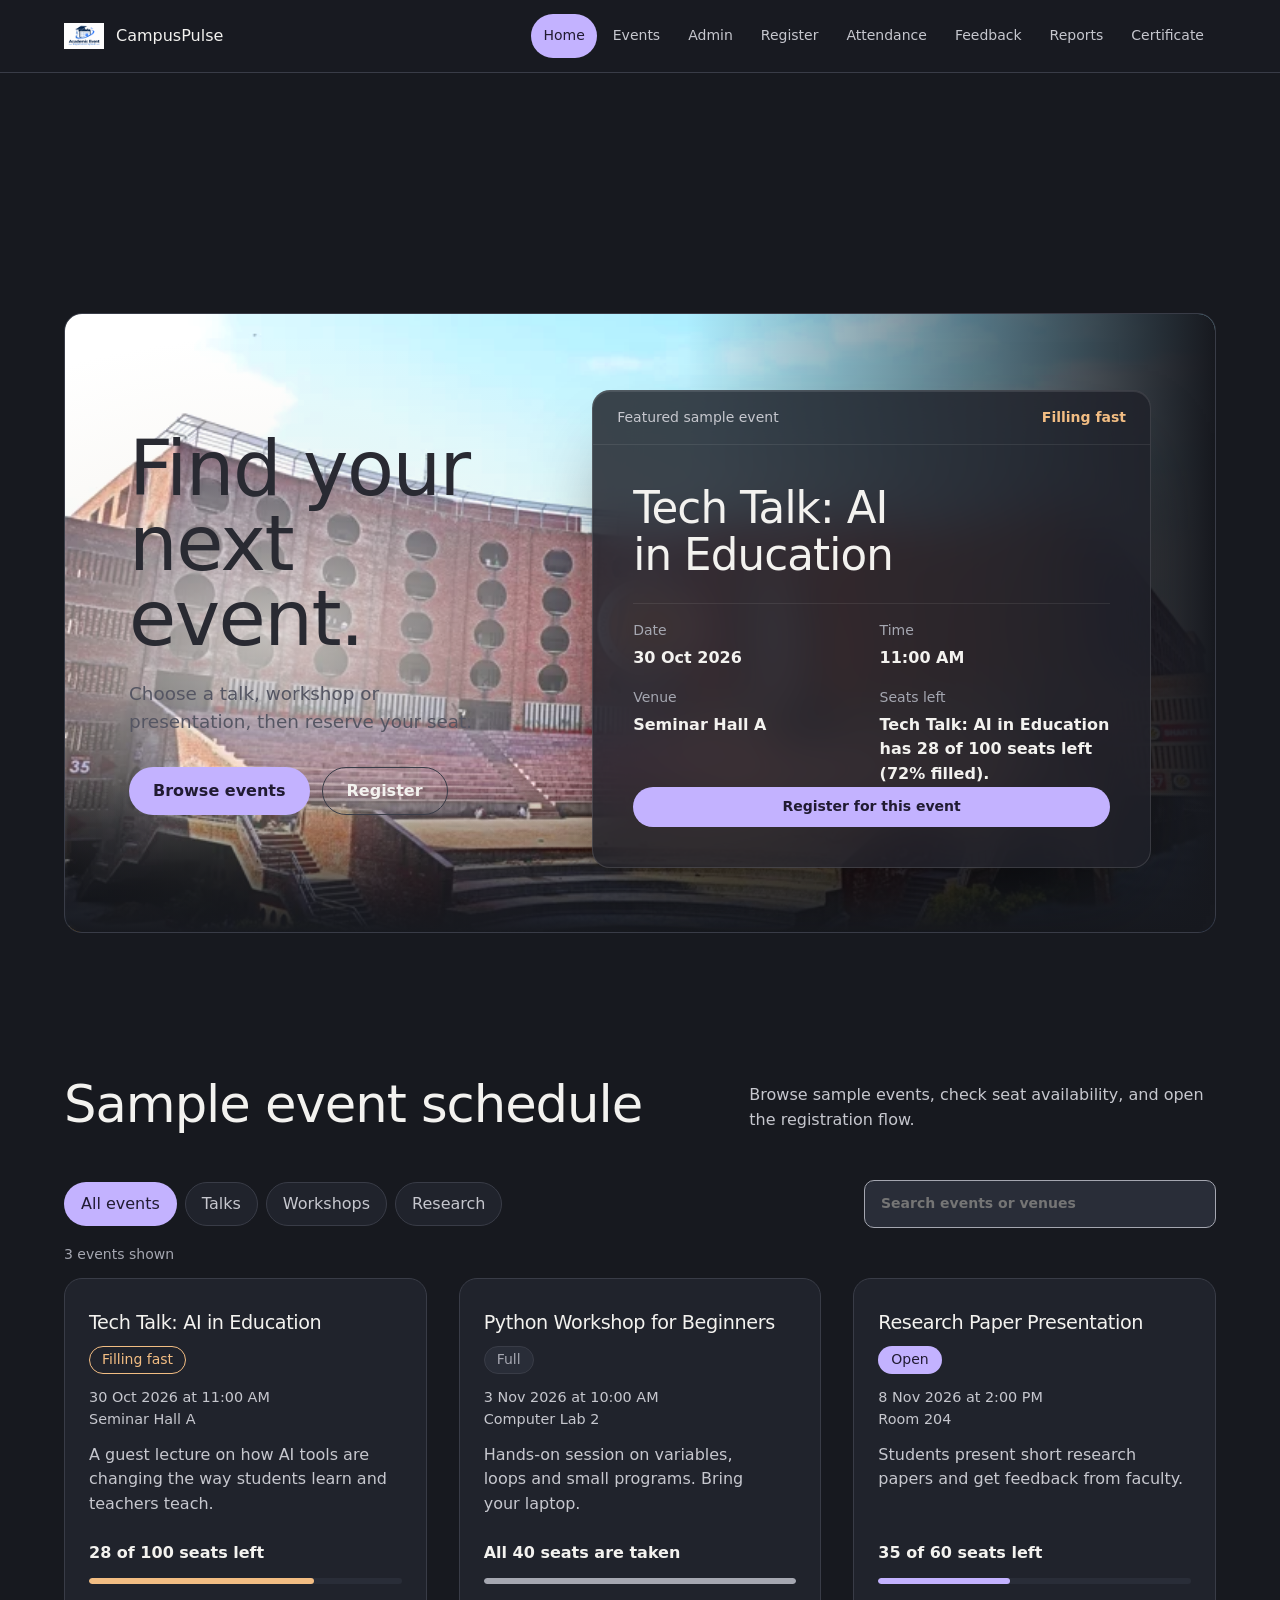
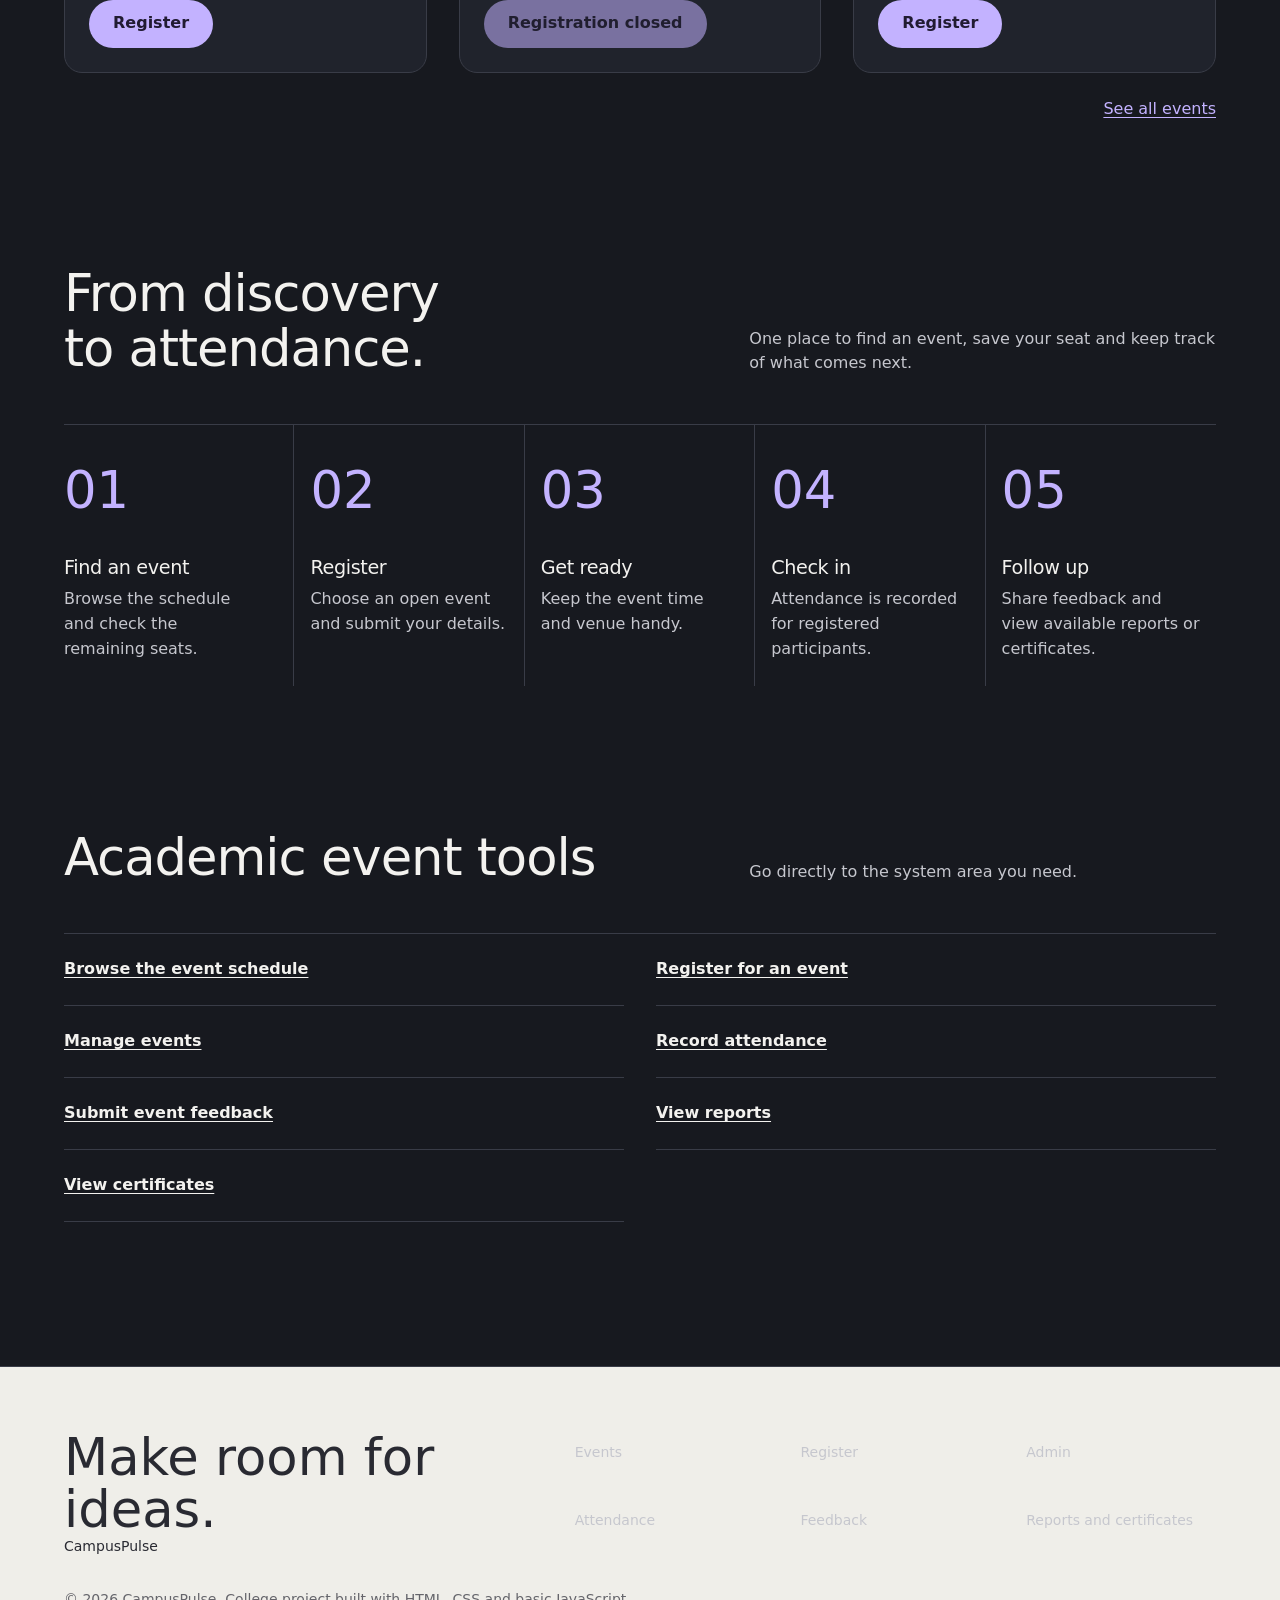
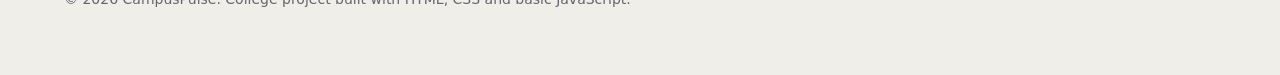
<file: index.html>
﻿<!DOCTYPE html>
<html lang="en">
<head>
  <meta charset="UTF-8">
  <meta name="viewport" content="width=device-width, initial-scale=1">
  <meta name="theme-color" content="#11131a">
  <meta name="description" content="Discover academic talks, workshops and presentations. Browse events and reserve your seat.">
  <title>CampusPulse</title>
  <link rel="stylesheet" href="assets/css/style.css">
</head>
<body>
  <a class="skip-link" href="#main">Skip to main content</a>

  <header class="site-header">
    <div class="container header-inner">
      <a class="brand" href="index.html">
        <img src="assets/images/logoo.png" width="70" height="40" alt="">
        <span>CampusPulse</span>
      </a>
      <nav aria-label="Main menu">
        <ul>
          <li><a href="index.html" aria-current="page">Home</a></li>
          <li><a href="events.html">Events</a></li>
          <li><a href="admin.html">Admin</a></li>
          <li><a href="register.html">Register</a></li>
          <li><a href="attendance.html">Attendance</a></li>
          <li><a href="feedback.html">Feedback</a></li>
          <li><a href="reports.html">Reports</a></li>
          <li><a href="certificate.html">Certificate</a></li>
        </ul>
      </nav>
    </div>
  </header>

  <main id="main" class="container">
    <section class="hero" aria-labelledby="hero-title">
      <figure class="hero-photo" data-slot="hero" data-alt="A fog-filled valley at dusk">
        <img src="assets/images/lpu-jalandhar-360559.webp" srcset="assets/images/lpu-jalandhar-360559.webp" sizes="100vw" width="1920" height="1254" alt="Sea of fog filling a valley below dark hills at sunset" fetchpriority="high">
      </figure>
      <div class="hero-copy">
        <h1 id="hero-title">Find your next event.</h1>
        <p class="lead">Choose a talk, workshop or presentation, then reserve your seat.</p>
        <div class="actions">
          <a class="btn" href="events.html">Browse events</a>
          <a class="btn btn-ghost" href="register.html">Register</a>
        </div>
      </div>

      <aside class="event-stage" aria-label="Featured sample event">
        <div class="event-stage-head">
          <span>Featured sample event</span>
          <strong>Filling fast</strong>
        </div>
        <div class="event-stage-body">
          <h2>Tech Talk: AI in Education</h2>
          <dl>
            <div>
              <dt>Date</dt>
              <dd><time datetime="2026-10-30">30 Oct 2026</time></dd>
            </div>
            <div>
              <dt>Time</dt>
              <dd>11:00 AM</dd>
            </div>
            <div>
              <dt>Venue</dt>
              <dd>Seminar Hall A</dd>
            </div>
            <div>
              <dt>Seats left</dt>
              <dd id="snapshot"></dd>
            </div>
          </dl>
          <a class="btn btn-small" href="register.html">Register for this event</a>
        </div>
      </aside>
    </section>

    <section id="upcoming" data-event-browser aria-labelledby="upcoming-title">
      <div class="section-head">
        <h2 id="upcoming-title">Sample event schedule</h2>
        <p>Browse sample events, check seat availability, and open the registration flow.</p>
      </div>
      <div class="event-tools">
        <div class="event-filters" role="group" aria-label="Filter events by type">
          <button class="event-filter is-selected" type="button" data-event-filter="all" aria-pressed="true">All events</button>
          <button class="event-filter" type="button" data-event-filter="talk" aria-pressed="false">Talks</button>
          <button class="event-filter" type="button" data-event-filter="workshop" aria-pressed="false">Workshops</button>
          <button class="event-filter" type="button" data-event-filter="research" aria-pressed="false">Research</button>
        </div>
        <label class="event-search">
          <span class="visually-hidden">Search event titles, details, or venues</span>
          <input id="event-search" type="search" autocomplete="off" placeholder="Search events or venues" aria-controls="event-grid">
        </label>
      </div>
      <p class="event-results" id="event-results" role="status" aria-live="polite"></p>
      <div class="card-grid" id="event-grid">
        <article class="card" data-event-type="talk">
          <h3>Tech Talk: AI in Education</h3>
          <span class="badge badge-few">Filling fast</span>
          <p class="meta"><time datetime="2026-10-30T11:00">30 Oct 2026 at 11:00 AM</time><br>Seminar Hall A</p>
          <p>A guest lecture on how AI tools are changing the way students learn and teachers teach.</p>
          <p class="seats">28 of 100 seats left</p>
          <div class="bar" data-level="fast" role="img" aria-label="72 percent of seats filled"><span style="width:72%"></span></div>
          <a class="btn" href="register.html">Register</a>
        </article>
        <article class="card" data-event-type="workshop">
          <h3>Python Workshop for Beginners</h3>
          <span class="badge badge-full">Full</span>
          <p class="meta"><time datetime="2026-11-03T10:00">3 Nov 2026 at 10:00 AM</time><br>Computer Lab 2</p>
          <p>Hands-on session on variables, loops and small programs. Bring your laptop.</p>
          <p class="seats">All 40 seats are taken</p>
          <div class="bar" data-level="full" role="img" aria-label="100 percent of seats filled"><span style="width:100%"></span></div>
          <button class="btn" type="button" disabled>Registration closed</button>
        </article>
        <article class="card" data-event-type="research">
          <h3>Research Paper Presentation</h3>
          <span class="badge badge-open">Open</span>
          <p class="meta"><time datetime="2026-11-08T14:00">8 Nov 2026 at 2:00 PM</time><br>Room 204</p>
          <p>Students present short research papers and get feedback from faculty.</p>
          <p class="seats">35 of 60 seats left</p>
          <div class="bar" data-level="ok" role="img" aria-label="42 percent of seats filled"><span style="width:42%"></span></div>
          <a class="btn" href="register.html">Register</a>
        </article>
      </div>
      <p class="event-empty" id="event-empty" hidden>No events match that search. Try another topic or keyword.</p>
      <p class="more"><a href="events.html">See all events</a></p>
    </section>

    <section id="how" aria-labelledby="how-title">
      <div class="section-head">
        <h2 id="how-title">From discovery to attendance.</h2>
        <p>One place to find an event, save your seat and keep track of what comes next.</p>
      </div>
      <ol class="steps">
        <li><h3>Find an event</h3><p>Browse the schedule and check the remaining seats.</p></li>
        <li><h3>Register</h3><p>Choose an open event and submit your details.</p></li>
        <li><h3>Get ready</h3><p>Keep the event time and venue handy.</p></li>
        <li><h3>Check in</h3><p>Attendance is recorded for registered participants.</p></li>
        <li><h3>Follow up</h3><p>Share feedback and view available reports or certificates.</p></li>
      </ol>
    </section>

    <section id="links" aria-labelledby="links-title">
      <div class="section-head">
        <h2 id="links-title">Academic event tools</h2>
        <p>Go directly to the system area you need.</p>
      </div>
      <ul class="link-list">
        <li><a href="events.html">Browse the event schedule</a></li>
        <li><a href="register.html">Register for an event</a></li>
        <li><a href="admin.html">Manage events</a></li>
        <li><a href="attendance.html">Record attendance</a></li>
        <li><a href="feedback.html">Submit event feedback</a></li>
        <li><a href="reports.html">View reports</a></li>
        <li><a href="certificate.html">View certificates</a></li>
      </ul>
    </section>
  </main>

  <footer class="site-footer">
    <div class="container footer-inner">
      <div>
        <strong>Make room for ideas.</strong>
        <p>CampusPulse</p>
      </div>
      <nav class="footer-links" aria-label="Footer">
        <a href="events.html">Events</a>
        <a href="register.html">Register</a>
        <a href="admin.html">Admin</a>
        <a href="attendance.html">Attendance</a>
        <a href="feedback.html">Feedback</a>
        <a href="reports.html">Reports and certificates</a>
      </nav>
      <p class="footer-colophon">&copy; 2026 CampusPulse. College project built with HTML, CSS and basic JavaScript.</p>
    </div>
  </footer>

  <script>
    const eventName = "Tech Talk: AI in Education";
    const seatLimit = 100;
    const registered = 72;
    const registrationOpen = true;
    const seatsLeft = seatLimit - registered;
    const percentFilled = (registered / seatLimit) * 100;

    document.getElementById("snapshot").textContent =
      eventName + " has " + seatsLeft + " of " + seatLimit + " seats left (" + percentFilled + "% filled).";
  </script>
  <script src="assets/js/event-filters.js" defer></script>
</body>
</html>
</file>
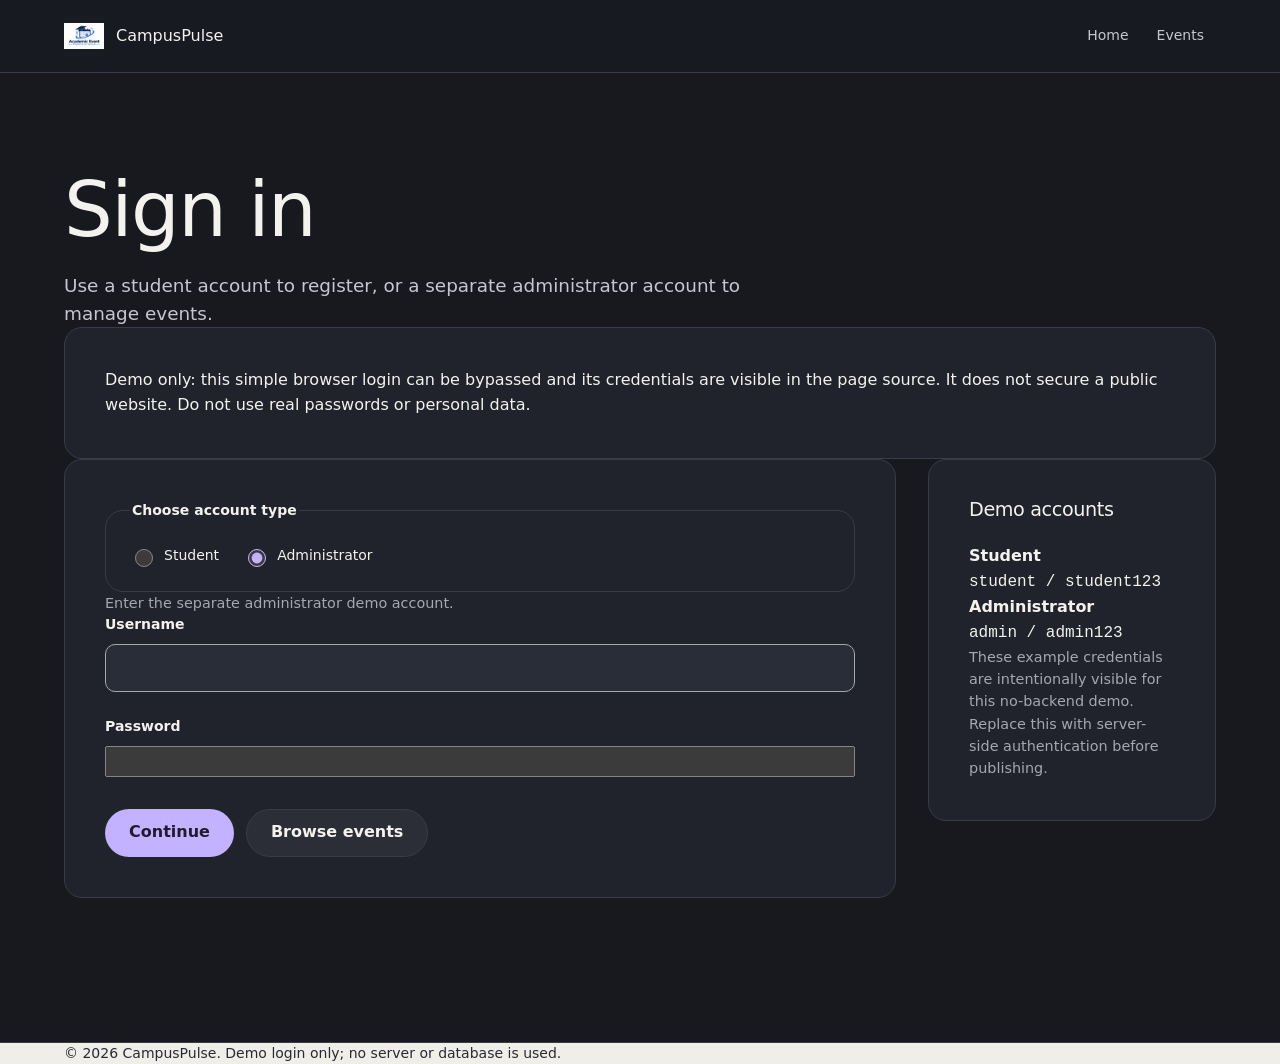
<file: admin.html>
﻿<!DOCTYPE html>
<html lang="en">
<head>
  <meta charset="UTF-8">
  <meta name="viewport" content="width=device-width, initial-scale=1.0">
  <title>Admin | CampusPulse</title>
  <meta name="description" content="Create, edit and delete published academic events.">
  <script src="assets/js/auth-guard.js" data-required-role="admin"></script>
  <link rel="stylesheet" href="assets/css/style.css">
</head>
<body>
  <a class="skip-link" href="#main">Skip to main content</a>

  <header class="site-header">
    <div class="container header-inner">
      <a class="brand" href="index.html">
        <img src="assets/images/logoo.png" width="40" height="40" alt="Event system logo">
        <span>CampusPulse</span>
      </a>
      <nav aria-label="Main menu">
        <ul>
          <li><a href="index.html">Home</a></li>
          <li><a href="events.html">Events</a></li>
          <li><a href="admin.html" aria-current="page">Admin</a></li>
          <li><a href="register.html">Register</a></li>
          <li><a href="attendance.html">Attendance</a></li>
          <li><a href="feedback.html">Feedback</a></li>
          <li><a href="reports.html">Reports</a></li>
          <li><a href="certificate.html">Certificate</a></li>
        </ul>
      </nav>
    </div>
  </header>

  <main id="main" class="container">
    <h1>Admin: Manage Events</h1>
    <p class="lead">Create a new event, edit an existing one or delete it. Fields marked with * are required.</p>
    <p class="note" role="note">Demo login only. This browser-only gate is not real security; do not use real credentials or private data. <a href="login.html?role=admin&amp;logout=1">Sign out</a></p>

    <section class="panel" id="event-form" aria-labelledby="form-title">
      <h2 id="form-title">Create / Edit event</h2>
      <form action="thanks.html" method="get">
        <div class="form-grid">
          <div class="field wide">
            <label class="required" for="title">Event title</label>
            <input type="text" id="title" name="title" placeholder="e.g. Tech Talk: AI in Education" required minlength="5" maxlength="80">
          </div>
          <div class="field">
            <label class="required" for="date">Date</label>
            <input type="date" id="date" name="date" required>
          </div>
          <div class="field">
            <label class="required" for="time">Time</label>
            <input type="time" id="time" name="time" required>
          </div>
          <div class="field">
            <label class="required" for="venue">Venue</label>
            <input type="text" id="venue" name="venue" placeholder="e.g. Seminar Hall A" required>
          </div>
          <div class="field">
            <label class="required" for="limit">Seat limit (registration limit)</label>
            <input type="number" id="limit" name="limit" min="1" max="500" value="50" required>
          </div>
          <div class="field">
            <label for="category">Category</label>
            <select id="category" name="category">
              <option>Seminar</option>
              <option>Workshop</option>
              <option>Guest Lecture</option>
              <option>Competition</option>
            </select>
          </div>
          <fieldset class="field">
            <legend>Attendance method</legend>
            <div class="choices">
              <div class="choice"><input type="radio" id="m-qr" name="method" value="qr" checked><label for="m-qr">QR</label></div>
              <div class="choice"><input type="radio" id="m-manual" name="method" value="manual"><label for="m-manual">Manual</label></div>
              <div class="choice"><input type="radio" id="m-both" name="method" value="both"><label for="m-both">Both</label></div>
            </div>
          </fieldset>
          <div class="field wide">
            <label for="description">Description</label>
            <textarea id="description" name="description" rows="3" maxlength="200" placeholder="Write 1-2 lines about the event"></textarea>
          </div>
        </div>
        <div class="actions">
          <button class="btn" type="submit">Save event</button>
          <button class="btn btn-ghost" type="reset">Clear form</button>
        </div>
      </form>
    </section>

    <section id="event-list" aria-labelledby="list-title">
      <h2 id="list-title">Published events</h2>
      <div class="table-wrap">
        <table>
          <caption>Events with registrations against the seat limit</caption>
          <thead>
            <tr>
              <th scope="col">#</th>
              <th scope="col">Event</th>
              <th scope="col">Date</th>
              <th scope="col">Venue</th>
              <th scope="col" class="num">Registered</th>
              <th scope="col">Status</th>
              <th scope="col">Actions</th>
            </tr>
          </thead>
          <tbody>
          <tr>
            <th scope="row">1</th>
            <td>Tech Talk: AI in Education</td>
            <td><time datetime="2026-10-30">30 Oct 2026</time></td>
            <td>Seminar Hall A</td>
            <td class="num">72 / 100</td>
            <td><span class="badge badge-open">Open</span></td>
            <td class="actions">
              <a class="btn btn-small btn-ghost" href="#event-form">Edit</a>
              <a class="btn btn-small btn-danger" href="#delete-1">Delete</a>
            </td>
          </tr>
          <tr>
            <th scope="row">2</th>
            <td>Python Workshop for Beginners</td>
            <td><time datetime="2026-11-03">3 Nov 2026</time></td>
            <td>Computer Lab 2</td>
            <td class="num">40 / 40</td>
            <td><span class="badge badge-full">Full</span></td>
            <td class="actions">
              <a class="btn btn-small btn-ghost" href="#event-form">Edit</a>
              <a class="btn btn-small btn-danger" href="#delete-2">Delete</a>
            </td>
          </tr>
          <tr>
            <th scope="row">3</th>
            <td>Research Paper Presentation</td>
            <td><time datetime="2026-11-08">8 Nov 2026</time></td>
            <td>Room 204</td>
            <td class="num">25 / 60</td>
            <td><span class="badge badge-open">Open</span></td>
            <td class="actions">
              <a class="btn btn-small btn-ghost" href="#event-form">Edit</a>
              <a class="btn btn-small btn-danger" href="#delete-3">Delete</a>
            </td>
          </tr>
          <tr>
            <th scope="row">4</th>
            <td>Career Guidance Seminar</td>
            <td><time datetime="2026-11-15">15 Nov 2026</time></td>
            <td>Main Auditorium</td>
            <td class="num">120 / 200</td>
            <td><span class="badge badge-open">Open</span></td>
            <td class="actions">
              <a class="btn btn-small btn-ghost" href="#event-form">Edit</a>
              <a class="btn btn-small btn-danger" href="#delete-4">Delete</a>
            </td>
          </tr>
          </tbody>
        </table>
      </div>
      <div class="confirm" id="delete-1" role="group" aria-label="Confirm delete">
        <p>Delete <strong>Tech Talk: AI in Education</strong>? Registered students will be notified.</p>
        <a class="btn btn-danger" href="thanks.html">Yes, delete</a>
        <a class="btn btn-ghost" href="#event-list">Cancel</a>
      </div>
      <div class="confirm" id="delete-2" role="group" aria-label="Confirm delete">
        <p>Delete <strong>Python Workshop for Beginners</strong>? Registered students will be notified.</p>
        <a class="btn btn-danger" href="thanks.html">Yes, delete</a>
        <a class="btn btn-ghost" href="#event-list">Cancel</a>
      </div>
      <div class="confirm" id="delete-3" role="group" aria-label="Confirm delete">
        <p>Delete <strong>Research Paper Presentation</strong>? Registered students will be notified.</p>
        <a class="btn btn-danger" href="thanks.html">Yes, delete</a>
        <a class="btn btn-ghost" href="#event-list">Cancel</a>
      </div>
      <div class="confirm" id="delete-4" role="group" aria-label="Confirm delete">
        <p>Delete <strong>Career Guidance Seminar</strong>? Registered students will be notified.</p>
        <a class="btn btn-danger" href="thanks.html">Yes, delete</a>
        <a class="btn btn-ghost" href="#event-list">Cancel</a>
      </div>
    </section>
  </main>

  <footer class="site-footer">
    <div class="container">
      <p>&copy; 2026 CampusPulse. College project built with HTML, CSS and basic JavaScript. All data shown is sample data.</p>
    </div>
  </footer>
</body>
</html>
</file>
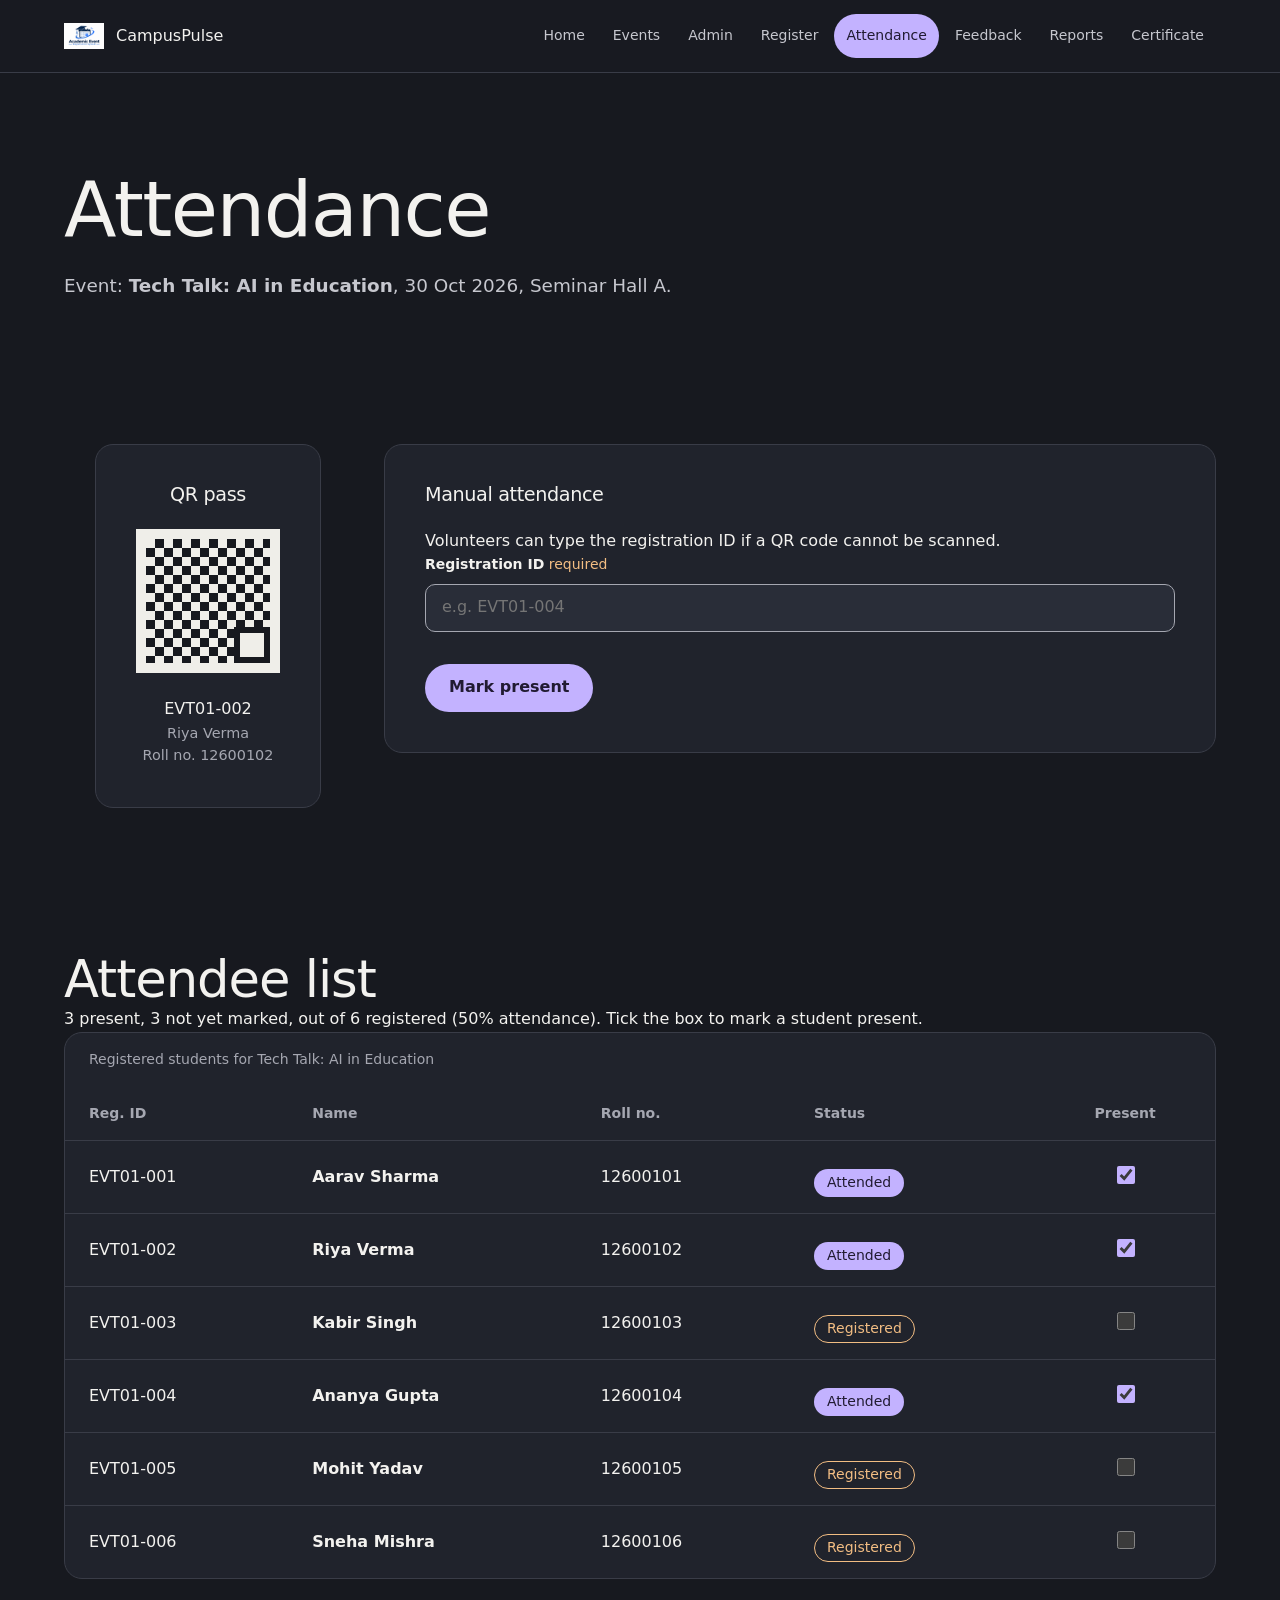
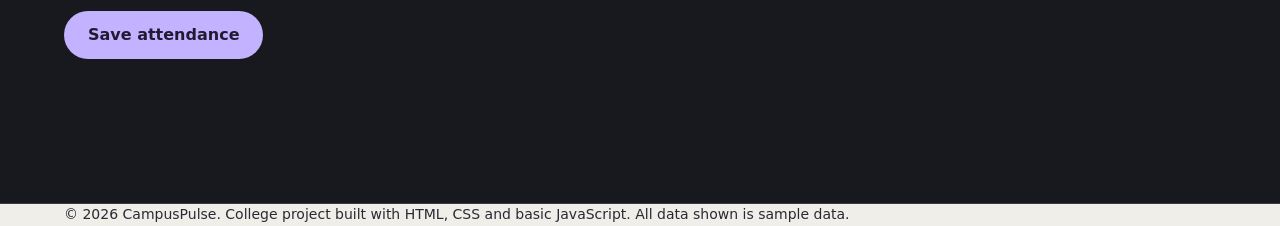
<file: attendance.html>
﻿<!DOCTYPE html>
<html lang="en">
<head>
  <meta charset="UTF-8">
  <meta name="viewport" content="width=device-width, initial-scale=1.0">
  <title>Attendance | CampusPulse</title>
  <meta name="description" content="View and mark attendance for academic events.">
  <link rel="stylesheet" href="assets/css/style.css">
</head>
<body>
  <a class="skip-link" href="#main">Skip to main content</a>

  <header class="site-header">
    <div class="container header-inner">
      <a class="brand" href="index.html">
        <img src="assets/images/logoo.png" width="40" height="40" alt="Event system logo">
        <span>CampusPulse</span>
      </a>
      <nav aria-label="Main menu">
        <ul>
          <li><a href="index.html">Home</a></li>
          <li><a href="events.html">Events</a></li>
          <li><a href="admin.html">Admin</a></li>
          <li><a href="register.html">Register</a></li>
          <li><a href="attendance.html" aria-current="page">Attendance</a></li>
          <li><a href="feedback.html">Feedback</a></li>
          <li><a href="reports.html">Reports</a></li>
          <li><a href="certificate.html">Certificate</a></li>
        </ul>
      </nav>
    </div>
  </header>

  <main id="main" class="container">
    <h1>Attendance</h1>
    <p class="lead">Event: <strong>Tech Talk: AI in Education</strong>, <time datetime="2026-10-30">30 Oct 2026</time>, Seminar Hall A.</p>

    <div class="two-col">
      <section class="panel qr-panel" aria-labelledby="pass-title">
        <h2 id="pass-title">QR pass</h2>
        <div class="qr" role="img" aria-label="QR-style pass for registration ID EVT01-002"><span class="finder-bl"></span></div>
        <p class="reg-id">EVT01-002</p>
        <p class="small-text">Riya Verma<br>Roll no. 12600102</p>
      </section>

      <section class="panel" aria-labelledby="manual-title">
        <h2 id="manual-title">Manual attendance</h2>
        <p>Volunteers can type the registration ID if a QR code cannot be scanned.</p>
        <form action="thanks.html" method="get">
          <div class="field">
            <label class="required" for="reg-id">Registration ID</label>
            <input type="text" id="reg-id" name="reg_id" placeholder="e.g. EVT01-004" required pattern="EVT[0-9]{2}-[0-9]{3}" title="Format: EVT01-004">
          </div>
          <div class="actions">
            <button class="btn" type="submit">Mark present</button>
          </div>
        </form>
      </section>
    </div>

    <section aria-labelledby="list-title">
      <h2 id="list-title">Attendee list</h2>
      <p id="count-line">3 present, 3 not yet marked, out of 6 registered (50% attendance). Tick the box to mark a student present.</p>
      <form action="thanks.html" method="get">
        <div class="table-wrap">
          <table>
            <caption>Registered students for Tech Talk: AI in Education</caption>
            <thead>
              <tr>
                <th scope="col">Reg. ID</th>
                <th scope="col">Name</th>
                <th scope="col">Roll no.</th>
                <th scope="col">Status</th>
                <th scope="col" class="center">Present</th>
              </tr>
            </thead>
            <tbody>
            <tr>
              <td class="mono">EVT01-001</td>
              <th scope="row">Aarav Sharma</th>
              <td>12600101</td>
              <td><span class="badge badge-attended">Attended</span></td>
              <td class="center"><input type="checkbox" id="p1" name="present" value="EVT01-001" aria-label="Mark Aarav Sharma present" checked></td>
            </tr>
            <tr>
              <td class="mono">EVT01-002</td>
              <th scope="row">Riya Verma</th>
              <td>12600102</td>
              <td><span class="badge badge-attended">Attended</span></td>
              <td class="center"><input type="checkbox" id="p2" name="present" value="EVT01-002" aria-label="Mark Riya Verma present" checked></td>
            </tr>
            <tr>
              <td class="mono">EVT01-003</td>
              <th scope="row">Kabir Singh</th>
              <td>12600103</td>
              <td><span class="badge badge-registered">Registered</span></td>
              <td class="center"><input type="checkbox" id="p3" name="present" value="EVT01-003" aria-label="Mark Kabir Singh present"></td>
            </tr>
            <tr>
              <td class="mono">EVT01-004</td>
              <th scope="row">Ananya Gupta</th>
              <td>12600104</td>
              <td><span class="badge badge-attended">Attended</span></td>
              <td class="center"><input type="checkbox" id="p4" name="present" value="EVT01-004" aria-label="Mark Ananya Gupta present" checked></td>
            </tr>
            <tr>
              <td class="mono">EVT01-005</td>
              <th scope="row">Mohit Yadav</th>
              <td>12600105</td>
              <td><span class="badge badge-registered">Registered</span></td>
              <td class="center"><input type="checkbox" id="p5" name="present" value="EVT01-005" aria-label="Mark Mohit Yadav present"></td>
            </tr>
            <tr>
              <td class="mono">EVT01-006</td>
              <th scope="row">Sneha Mishra</th>
              <td>12600106</td>
              <td><span class="badge badge-registered">Registered</span></td>
              <td class="center"><input type="checkbox" id="p6" name="present" value="EVT01-006" aria-label="Mark Sneha Mishra present"></td>
            </tr>
            </tbody>
          </table>
        </div>
        <div class="actions">
          <button class="btn" type="submit">Save attendance</button>
        </div>
      </form>
    </section>
  </main>

  <footer class="site-footer">
    <div class="container">
      <p>&copy; 2026 CampusPulse. College project built with HTML, CSS and basic JavaScript. All data shown is sample data.</p>
    </div>
  </footer>
  <script>
    // Unit IV: constants, variables and numbers
    const totalRegistered = 6;   // number
    const present = 3;           // number
    const absent = totalRegistered - present;  // number
    const attendanceRate = (present / totalRegistered) * 100;

    document.getElementById("count-line").textContent =
      present + " present, " + absent + " not yet marked, out of " + totalRegistered +
      " registered (" + attendanceRate + "% attendance). Tick the box to mark a student present.";
  </script>
</body>
</html>
</file>
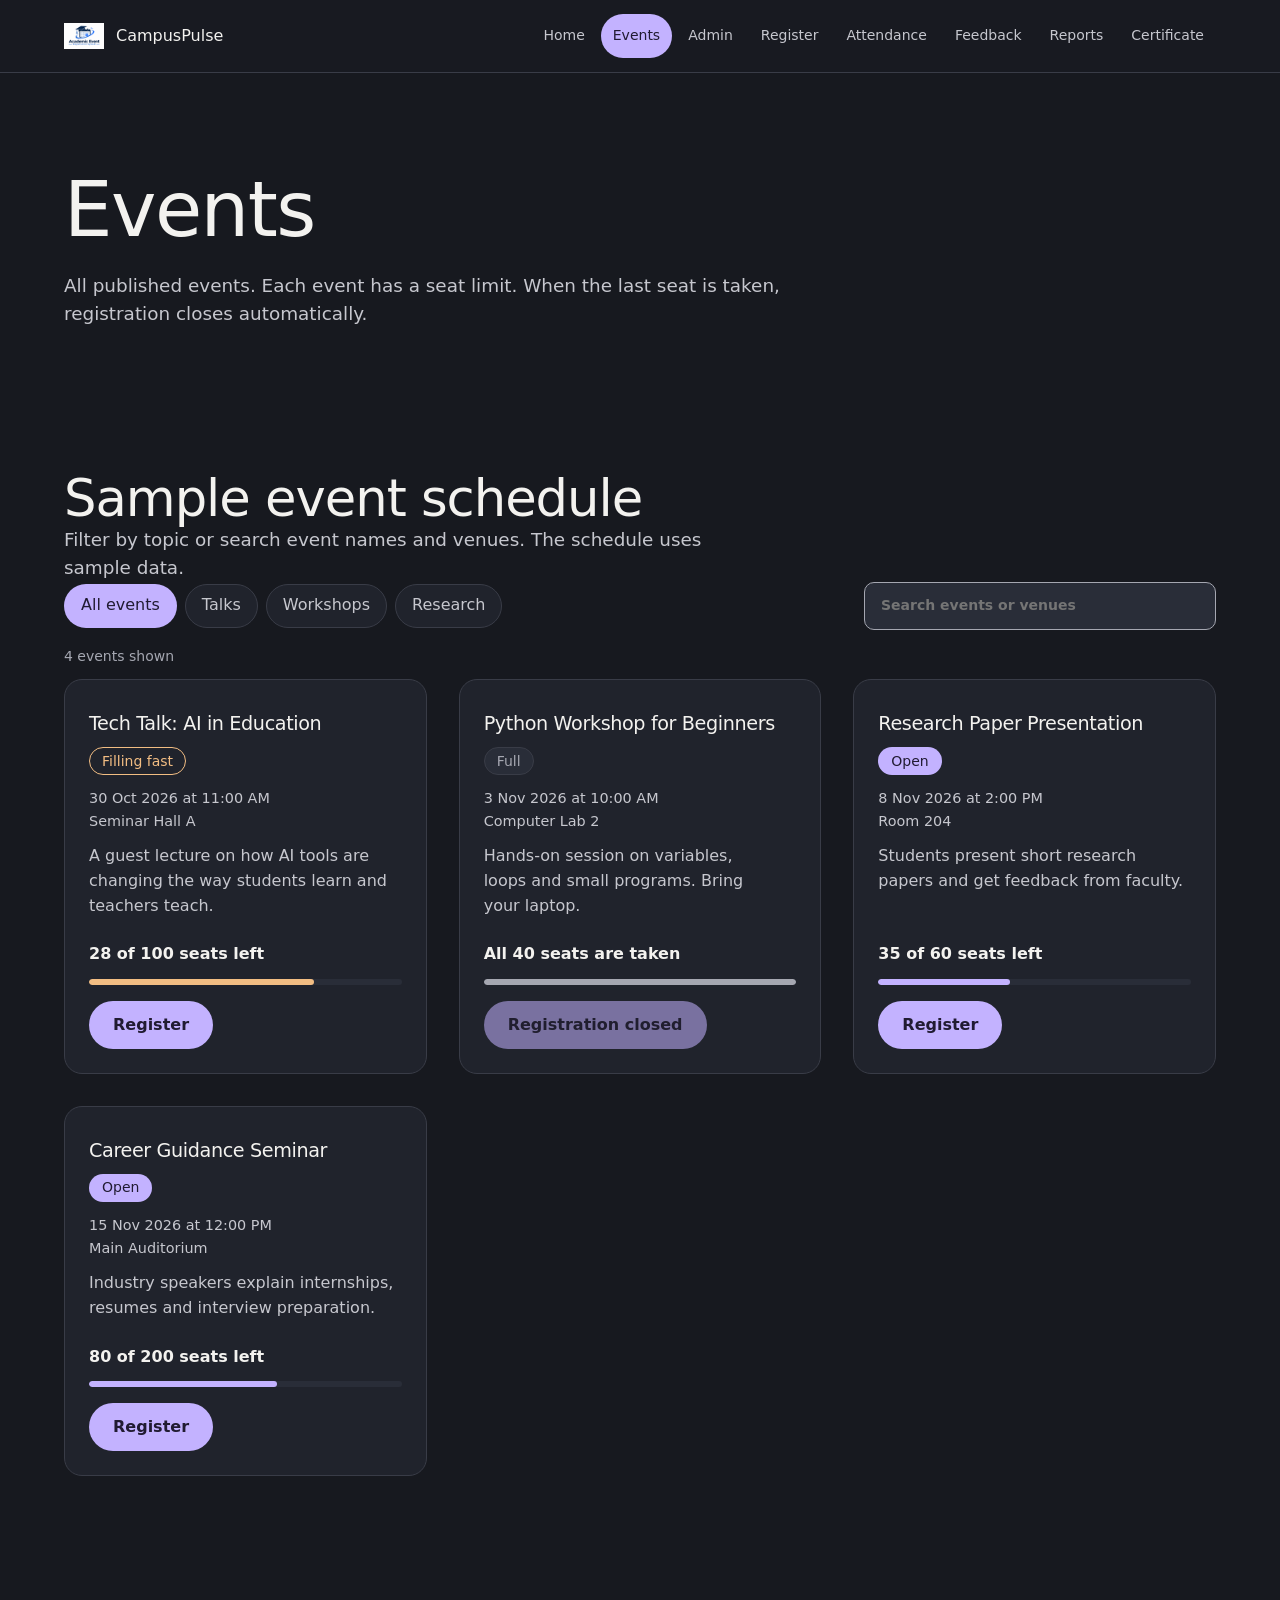
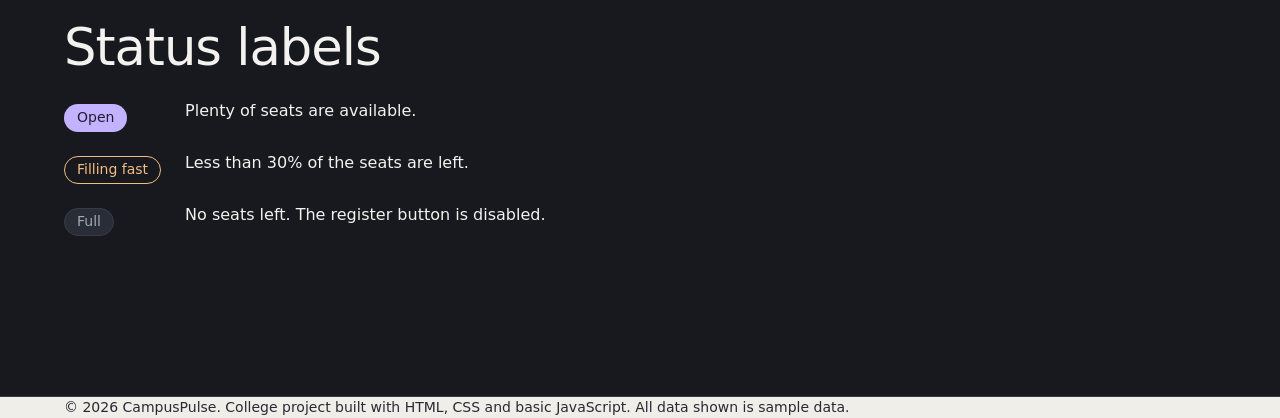
<file: events.html>
﻿<!DOCTYPE html>
<html lang="en">
<head>
  <meta charset="UTF-8">
  <meta name="viewport" content="width=device-width, initial-scale=1.0">
  <title>Events | CampusPulse</title>
  <meta name="description" content="Browse academic events and available seats.">
  <link rel="stylesheet" href="assets/css/style.css">
</head>
<body>
  <a class="skip-link" href="#main">Skip to main content</a>

  <header class="site-header">
    <div class="container header-inner">
      <a class="brand" href="index.html">
        <img src="assets/images/logoo.png" width="40" height="40" alt="Event system logo">
        <span>CampusPulse</span>
      </a>
      <nav aria-label="Main menu">
        <ul>
          <li><a href="index.html">Home</a></li>
          <li><a href="events.html" aria-current="page">Events</a></li>
          <li><a href="admin.html">Admin</a></li>
          <li><a href="register.html">Register</a></li>
          <li><a href="attendance.html">Attendance</a></li>
          <li><a href="feedback.html">Feedback</a></li>
          <li><a href="reports.html">Reports</a></li>
          <li><a href="certificate.html">Certificate</a></li>
        </ul>
      </nav>
    </div>
  </header>

  <main id="main" class="container">
    <h1>Events</h1>
    <p class="lead">All published events. Each event has a seat limit. When the last seat is taken, registration closes automatically.</p>

    <section data-event-browser aria-labelledby="list">
      <h2 id="list">Sample event schedule</h2>
      <p class="lead">Filter by topic or search event names and venues. The schedule uses sample data.</p>
      <div class="event-tools">
        <div class="event-filters" role="group" aria-label="Filter events by type">
          <button class="event-filter is-selected" type="button" data-event-filter="all" aria-pressed="true">All events</button>
          <button class="event-filter" type="button" data-event-filter="talk" aria-pressed="false">Talks</button>
          <button class="event-filter" type="button" data-event-filter="workshop" aria-pressed="false">Workshops</button>
          <button class="event-filter" type="button" data-event-filter="research" aria-pressed="false">Research</button>
        </div>
        <label class="event-search">
          <span class="visually-hidden">Search event titles, details, or venues</span>
          <input id="event-search" type="search" autocomplete="off" placeholder="Search events or venues" aria-controls="event-grid">
        </label>
      </div>
      <p class="event-results" id="event-results" role="status" aria-live="polite"></p>
      <div class="card-grid" id="event-grid">
      <article class="card" data-event-type="talk">
        <h3>Tech Talk: AI in Education</h3>
        <span class="badge badge-few">Filling fast</span>
        <p class="meta"><time datetime="2026-10-30">30 Oct 2026</time> at 11:00 AM<br>Seminar Hall A</p>
        <p>A guest lecture on how AI tools are changing the way students learn and teachers teach.</p>
        <p class="seats">28 of 100 seats left</p>
        <div class="bar" data-level="fast" role="img" aria-label="72 percent of seats filled"><span style="width:72%"></span></div>
        <a class="btn" href="register.html">Register</a>
      </article>
      <article class="card" data-event-type="workshop">
        <h3>Python Workshop for Beginners</h3>
        <span class="badge badge-full">Full</span>
        <p class="meta"><time datetime="2026-11-03">3 Nov 2026</time> at 10:00 AM<br>Computer Lab 2</p>
        <p>Hands-on session on variables, loops and small programs. Bring your laptop.</p>
        <p class="seats">All 40 seats are taken</p>
        <div class="bar" data-level="full" role="img" aria-label="100 percent of seats filled"><span style="width:100%"></span></div>
        <button class="btn" type="button" disabled>Registration closed</button>
      </article>
      <article class="card" data-event-type="research">
        <h3>Research Paper Presentation</h3>
        <span class="badge badge-open">Open</span>
        <p class="meta"><time datetime="2026-11-08">8 Nov 2026</time> at 2:00 PM<br>Room 204</p>
        <p>Students present short research papers and get feedback from faculty.</p>
        <p class="seats">35 of 60 seats left</p>
        <div class="bar" data-level="ok" role="img" aria-label="42 percent of seats filled"><span style="width:42%"></span></div>
        <a class="btn" href="register.html">Register</a>
      </article>
      <article class="card" data-event-type="talk">
        <h3>Career Guidance Seminar</h3>
        <span class="badge badge-open">Open</span>
        <p class="meta"><time datetime="2026-11-15">15 Nov 2026</time> at 12:00 PM<br>Main Auditorium</p>
        <p>Industry speakers explain internships, resumes and interview preparation.</p>
        <p class="seats">80 of 200 seats left</p>
        <div class="bar" data-level="ok" role="img" aria-label="60 percent of seats filled"><span style="width:60%"></span></div>
        <a class="btn" href="register.html">Register</a>
      </article>
      </div>
      <p class="event-empty" id="event-empty" hidden>No events match that search. Try another topic or keyword.</p>
    </section>

    <section aria-labelledby="legend">
      <h2 id="legend">Status labels</h2>
      <dl class="defs">
        <dt><span class="badge badge-open">Open</span></dt>
        <dd>Plenty of seats are available.</dd>
        <dt><span class="badge badge-few">Filling fast</span></dt>
        <dd>Less than 30% of the seats are left.</dd>
        <dt><span class="badge badge-full">Full</span></dt>
        <dd>No seats left. The register button is disabled.</dd>
      </dl>
    </section>
  </main>

  <footer class="site-footer">
    <div class="container">
      <p>&copy; 2026 CampusPulse. College project built with HTML, CSS and basic JavaScript. All data shown is sample data.</p>
    </div>
  </footer>
  <script src="assets/js/event-filters.js" defer></script>
</body>
</html>
</file>
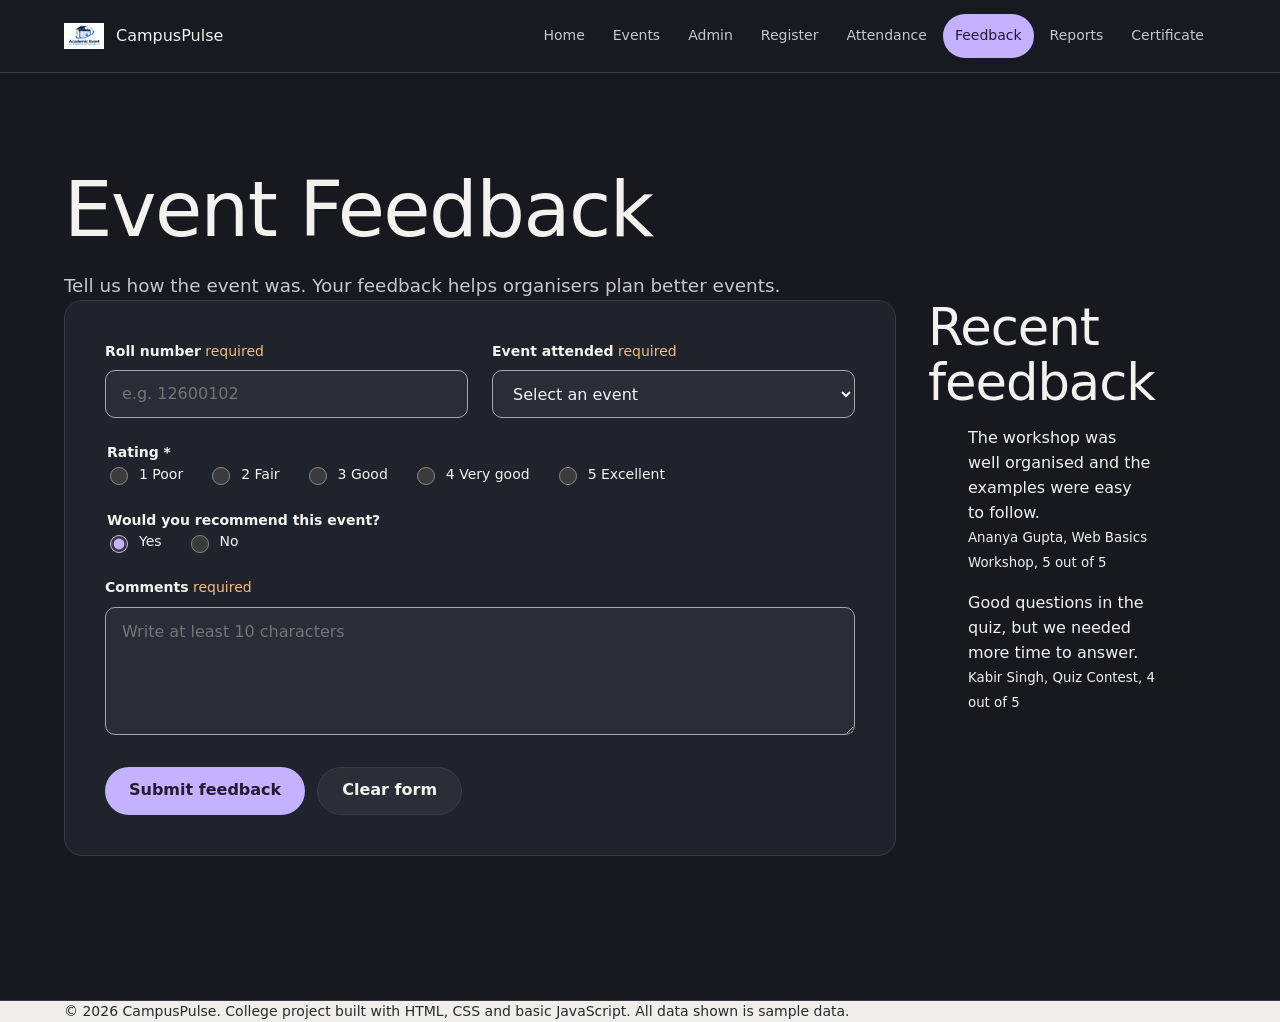
<file: feedback.html>
﻿<!DOCTYPE html>
<html lang="en">
<head>
  <meta charset="UTF-8">
  <meta name="viewport" content="width=device-width, initial-scale=1.0">
  <title>Feedback | CampusPulse</title>
  <meta name="description" content="Submit feedback after an academic event.">
  <link rel="stylesheet" href="assets/css/style.css">
</head>
<body>
  <a class="skip-link" href="#main">Skip to main content</a>

  <header class="site-header">
    <div class="container header-inner">
      <a class="brand" href="index.html">
        <img src="assets/images/logoo.png" width="40" height="40" alt="Event system logo">
        <span>CampusPulse</span>
      </a>
      <nav aria-label="Main menu">
        <ul>
          <li><a href="index.html">Home</a></li>
          <li><a href="events.html">Events</a></li>
          <li><a href="admin.html">Admin</a></li>
          <li><a href="register.html">Register</a></li>
          <li><a href="attendance.html">Attendance</a></li>
          <li><a href="feedback.html" aria-current="page">Feedback</a></li>
          <li><a href="reports.html">Reports</a></li>
          <li><a href="certificate.html">Certificate</a></li>
        </ul>
      </nav>
    </div>
  </header>

  <main id="main" class="container">
    <h1>Event Feedback</h1>
    <p class="lead">Tell us how the event was. Your feedback helps organisers plan better events.</p>

    <div class="two-col two-col-wide">
      <form class="panel" action="thanks.html" method="get">
        <div class="form-grid">
          <div class="field">
            <label class="required" for="fb-roll">Roll number</label>
            <input type="text" id="fb-roll" name="roll" placeholder="e.g. 12600102" required pattern="[0-9]{8}" title="Enter an 8-digit roll number">
          </div>
          <div class="field">
            <label class="required" for="fb-event">Event attended</label>
            <select id="fb-event" name="event" required>
              <option value="">Select an event</option>
              <option>Freshers Orientation</option>
              <option>Web Basics Workshop</option>
              <option>Quiz Contest</option>
            </select>
          </div>
          <fieldset class="field wide">
            <legend>Rating *</legend>
            <div class="choices">
              <div class="choice"><input type="radio" id="r1" name="rating" value="1" required><label for="r1">1 Poor</label></div>
              <div class="choice"><input type="radio" id="r2" name="rating" value="2"><label for="r2">2 Fair</label></div>
              <div class="choice"><input type="radio" id="r3" name="rating" value="3"><label for="r3">3 Good</label></div>
              <div class="choice"><input type="radio" id="r4" name="rating" value="4"><label for="r4">4 Very good</label></div>
              <div class="choice"><input type="radio" id="r5" name="rating" value="5"><label for="r5">5 Excellent</label></div>
            </div>
          </fieldset>
          <fieldset class="field wide">
            <legend>Would you recommend this event?</legend>
            <div class="choices">
              <div class="choice"><input type="radio" id="rec-yes" name="recommend" value="yes" checked><label for="rec-yes">Yes</label></div>
              <div class="choice"><input type="radio" id="rec-no" name="recommend" value="no"><label for="rec-no">No</label></div>
            </div>
          </fieldset>
          <div class="field wide">
            <label class="required" for="comments">Comments</label>
            <textarea id="comments" name="comments" rows="4" required minlength="10" maxlength="300" placeholder="Write at least 10 characters"></textarea>
          </div>
        </div>
        <div class="actions">
          <button class="btn" type="submit">Submit feedback</button>
          <button class="btn btn-ghost" type="reset">Clear form</button>
        </div>
      </form>

      <aside aria-labelledby="recent">
        <h2 id="recent">Recent feedback</h2>
        <blockquote>
          <p>The workshop was well organised and the examples were easy to follow.</p>
          <footer><small>Ananya Gupta, Web Basics Workshop, 5 out of 5</small></footer>
        </blockquote>
        <blockquote>
          <p>Good questions in the quiz, but we needed more time to answer.</p>
          <footer><small>Kabir Singh, Quiz Contest, 4 out of 5</small></footer>
        </blockquote>
      </aside>
    </div>
  </main>

  <footer class="site-footer">
    <div class="container">
      <p>&copy; 2026 CampusPulse. College project built with HTML, CSS and basic JavaScript. All data shown is sample data.</p>
    </div>
  </footer>
</body>
</html>
</file>
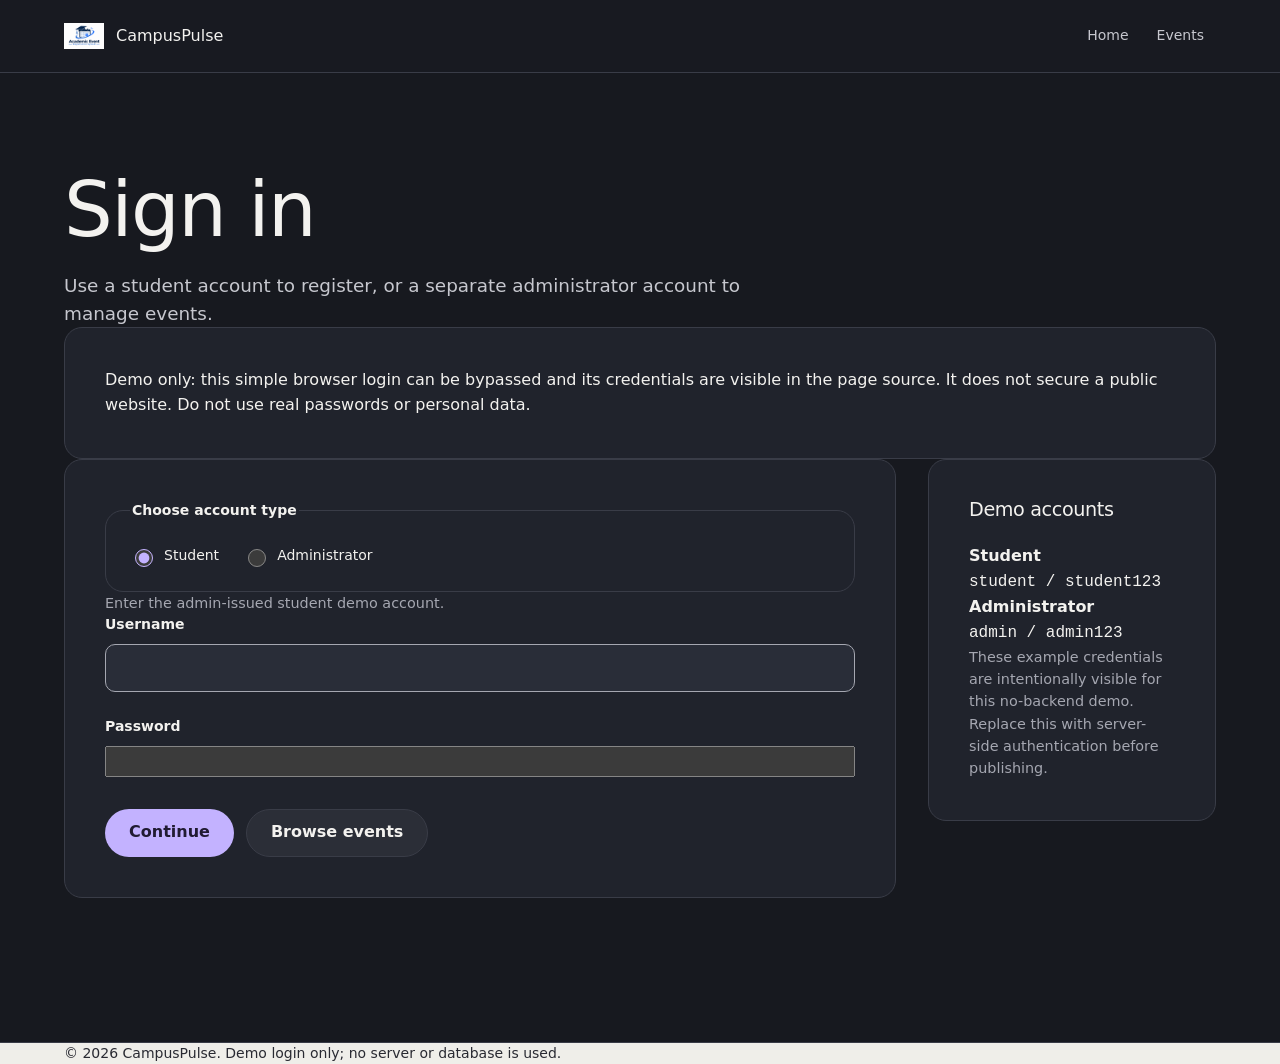
<file: login.html>
<!DOCTYPE html>
<html lang="en">
<head>
  <meta charset="UTF-8">
  <meta name="viewport" content="width=device-width, initial-scale=1">
  <title>Login | CampusPulse</title>
  <meta name="description" content="Demo student and administrator login for CampusPulse.">
  <link rel="stylesheet" href="assets/css/style.css">
</head>
<body>
  <a class="skip-link" href="#main">Skip to main content</a>

  <header class="site-header">
    <div class="container header-inner">
      <a class="brand" href="index.html">
        <img src="assets/images/logoo.png" width="40" height="40" alt="">
        <span>CampusPulse</span>
      </a>
      <nav aria-label="Main menu">
        <ul>
          <li><a href="index.html">Home</a></li>
          <li><a href="events.html">Events</a></li>
        </ul>
      </nav>
    </div>
  </header>

  <main id="main" class="container">
    <h1>Sign in</h1>
    <p class="lead">Use a student account to register, or a separate administrator account to manage events.</p>

    <p class="note" role="note">
      Demo only: this simple browser login can be bypassed and its credentials are visible in the page source. It does not secure a public website. Do not use real passwords or personal data.
    </p>

    <div class="two-col two-col-wide">
      <form class="panel" id="login-form">
        <fieldset>
          <legend>Choose account type</legend>
          <div class="choices">
            <div class="choice">
              <input type="radio" id="role-student" name="role" value="student" checked>
              <label for="role-student">Student</label>
            </div>
            <div class="choice">
              <input type="radio" id="role-admin" name="role" value="admin">
              <label for="role-admin">Administrator</label>
            </div>
          </div>
        </fieldset>

        <p class="small-text" id="login-description">Enter the admin-issued student demo account.</p>

        <div class="form-grid">
          <div class="field wide">
            <label for="username">Username</label>
            <input id="username" name="username" type="text" autocomplete="username" required>
          </div>
          <div class="field wide">
            <label for="password">Password</label>
            <input id="password" name="password" type="password" autocomplete="current-password" required>
          </div>
        </div>

        <div class="actions">
          <button class="btn" type="submit">Continue</button>
          <a class="btn btn-ghost" href="events.html">Browse events</a>
        </div>
        <p id="login-status" role="status" aria-live="polite"></p>
      </form>

      <aside class="note" aria-labelledby="demo-accounts-title">
        <h2 id="demo-accounts-title">Demo accounts</h2>
        <p><strong>Student</strong><br><code>student / student123</code></p>
        <p><strong>Administrator</strong><br><code>admin / admin123</code></p>
        <p class="small-text">These example credentials are intentionally visible for this no-backend demo. Replace this with server-side authentication before publishing.</p>
      </aside>
    </div>
  </main>

  <footer class="site-footer">
    <div class="container">
      <p>&copy; 2026 CampusPulse. Demo login only; no server or database is used.</p>
    </div>
  </footer>

  <script>
    const loginParams = new URLSearchParams(window.location.search);
    const requestedRole = loginParams.get("role") === "admin" ? "admin" : "student";
    const roleInputs = document.querySelectorAll('input[name="role"]');
    const loginForm = document.getElementById("login-form");
    const loginStatus = document.getElementById("login-status");
    const loginDescription = document.getElementById("login-description");
    const passwordInput = document.getElementById("password");

    if (loginParams.get("logout") === "1") {
      sessionStorage.removeItem("aersDemoRole");
      loginStatus.textContent = "You have signed out.";
    }

    document.getElementById(`role-${requestedRole}`).checked = true;

    if (loginParams.get("logout") !== "1" && sessionStorage.getItem("aersDemoRole") === requestedRole) {
      window.location.replace(requestedRole === "admin" ? "admin.html" : "register.html");
    }

    const updateDescription = () => {
      const selectedRole = loginForm.querySelector('input[name="role"]:checked').value;
      loginDescription.textContent = selectedRole === "admin"
        ? "Enter the separate administrator demo account."
        : "Enter the admin-issued student demo account.";
    };

    roleInputs.forEach((input) => input.addEventListener("change", updateDescription));
    updateDescription();

    loginForm.addEventListener("submit", (event) => {
      event.preventDefault();
      const formData = new FormData(loginForm);
      const role = formData.get("role");
      const username = String(formData.get("username") || "").trim();
      const password = String(formData.get("password") || "");

      if (role === "student" && username === "student" && password === "student123") {
        sessionStorage.setItem("aersDemoRole", "student");
        window.location.assign("register.html");
      } else if (role === "admin" && username === "admin" && password === "admin123") {
        sessionStorage.setItem("aersDemoRole", "admin");
        window.location.assign("admin.html");
      } else {
        loginStatus.textContent = role === "admin"
          ? "Those administrator demo credentials do not match."
          : "Those student demo credentials do not match.";
        passwordInput.value = "";
        passwordInput.focus();
      }
    });
  </script>
</body>
</html>
</file>
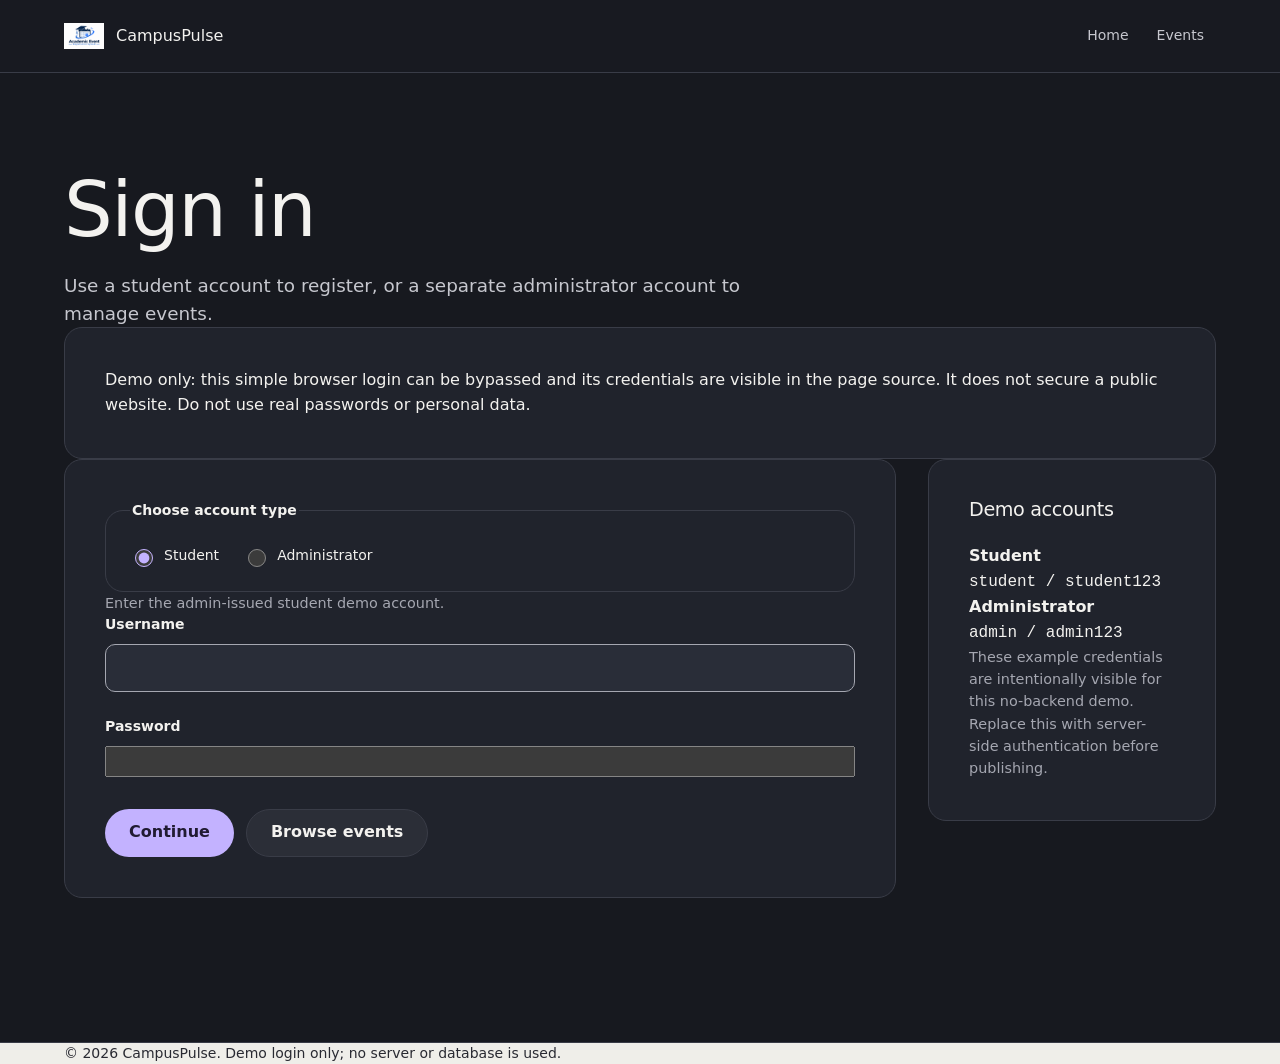
<file: register.html>
﻿<!DOCTYPE html>
<html lang="en">
<head>
  <meta charset="UTF-8">
  <meta name="viewport" content="width=device-width, initial-scale=1.0">
  <title>Register | CampusPulse</title>
  <meta name="description" content="Register a student for an academic event.">
  <script src="assets/js/auth-guard.js" data-required-role="student"></script>
  <link rel="stylesheet" href="assets/css/style.css">
</head>
<body>
  <a class="skip-link" href="#main">Skip to main content</a>

  <header class="site-header">
    <div class="container header-inner">
      <a class="brand" href="index.html">
        <img src="assets/images/logoo.png" width="40" height="40" alt="Event system logo">
        <span>CampusPulse</span>
      </a>
      <nav aria-label="Main menu">
        <ul>
          <li><a href="index.html">Home</a></li>
          <li><a href="events.html">Events</a></li>
          <li><a href="admin.html">Admin</a></li>
          <li><a href="register.html" aria-current="page">Register</a></li>
          <li><a href="attendance.html">Attendance</a></li>
          <li><a href="feedback.html">Feedback</a></li>
          <li><a href="reports.html">Reports</a></li>
          <li><a href="certificate.html">Certificate</a></li>
        </ul>
      </nav>
    </div>
  </header>

  <main id="main" class="container">
    <h1>Student Registration</h1>
    <p class="lead">Register for an event. You will get a registration ID after submitting. Fields marked with * are required.</p>
    <p class="note" role="note">Demo login only. This browser-only gate is not real security; do not use real credentials or private data. <a href="login.html?role=student&amp;logout=1">Sign out</a></p>

    <div class="two-col two-col-wide">
      <form class="panel" action="thanks.html" method="get">
        <fieldset>
          <legend>Student details</legend>
          <div class="form-grid">
            <div class="field">
              <label class="required" for="name">Full name</label>
              <input type="text" id="name" name="name" placeholder="e.g. Riya Verma" required minlength="3" maxlength="60">
            </div>
            <div class="field">
              <label class="required" for="roll">Roll number</label>
              <input type="text" id="roll" name="roll" placeholder="8 digits, e.g. 12600102" required pattern="[0-9]{8}" title="Enter an 8-digit roll number">
            </div>
            <div class="field">
              <label class="required" for="email">Email</label>
              <input type="email" id="email" name="email" placeholder="name@example.com" required>
            </div>
            <div class="field">
              <label class="required" for="phone">Mobile number</label>
              <input type="tel" id="phone" name="phone" placeholder="10-digit number" required pattern="[6-9][0-9]{9}" title="Enter a 10-digit mobile number starting with 6 to 9">
            </div>
            <div class="field">
              <label for="course">Course</label>
              <select id="course" name="course">
                <option>B.Tech (CSE)</option>
                <option>BCA</option>
                <option>BBA</option>
                <option>B.Sc</option>
                <option>Other</option>
              </select>
            </div>
            <fieldset class="field">
              <legend>Year of study</legend>
              <div class="choices">
                <div class="choice"><input type="radio" id="y1" name="year" value="1" required><label for="y1">1st</label></div>
                <div class="choice"><input type="radio" id="y2" name="year" value="2"><label for="y2">2nd</label></div>
                <div class="choice"><input type="radio" id="y3" name="year" value="3"><label for="y3">3rd</label></div>
                <div class="choice"><input type="radio" id="y4" name="year" value="4"><label for="y4">4th</label></div>
              </div>
            </fieldset>
          </div>
        </fieldset>

        <fieldset>
          <legend>Choose event</legend>
          <div class="field">
            <label class="required" for="event">Event</label>
            <select id="event" name="event" required>
              <option value="">Select an event</option>
              <option value="tech-talk">Tech Talk: AI in Education (28 seats left)</option>
              <option value="python" disabled>Python Workshop for Beginners (Full)</option>
              <option value="research">Research Paper Presentation (35 seats left)</option>
              <option value="career">Career Guidance Seminar (80 seats left)</option>
            </select>
          </div>
          <div class="choices stacked">
            <div class="choice"><input type="checkbox" id="remind" name="remind" value="yes" checked><label for="remind">Remind me one day before the event</label></div>
            <div class="choice"><input type="checkbox" id="confirm" name="confirm" value="yes" required><label for="confirm">I confirm that the details above are correct *</label></div>
          </div>
        </fieldset>

        <div class="actions">
          <button class="btn" type="submit">Register</button>
          <button class="btn btn-ghost" type="reset">Clear form</button>
        </div>
      </form>

      <aside class="note" aria-labelledby="rules">
        <h2 id="rules">Registration rules</h2>
        <ul>
          <li>One registration per student for each event.</li>
          <li>Seats are limited. A full event shows <strong>Full</strong> and cannot be selected.</li>
          <li>Your status starts as <strong>Registered</strong>, then becomes <strong>Attended</strong> and finally <strong>Certified</strong>.</li>
          <li>Carry your <abbr title="Quick Response">QR</abbr> pass to the venue.</li>
        </ul>
      </aside>
    </div>
  </main>

  <footer class="site-footer">
    <div class="container">
      <p>&copy; 2026 CampusPulse. College project built with HTML, CSS and basic JavaScript. All data shown is sample data.</p>
    </div>
  </footer>
</body>
</html>
</file>
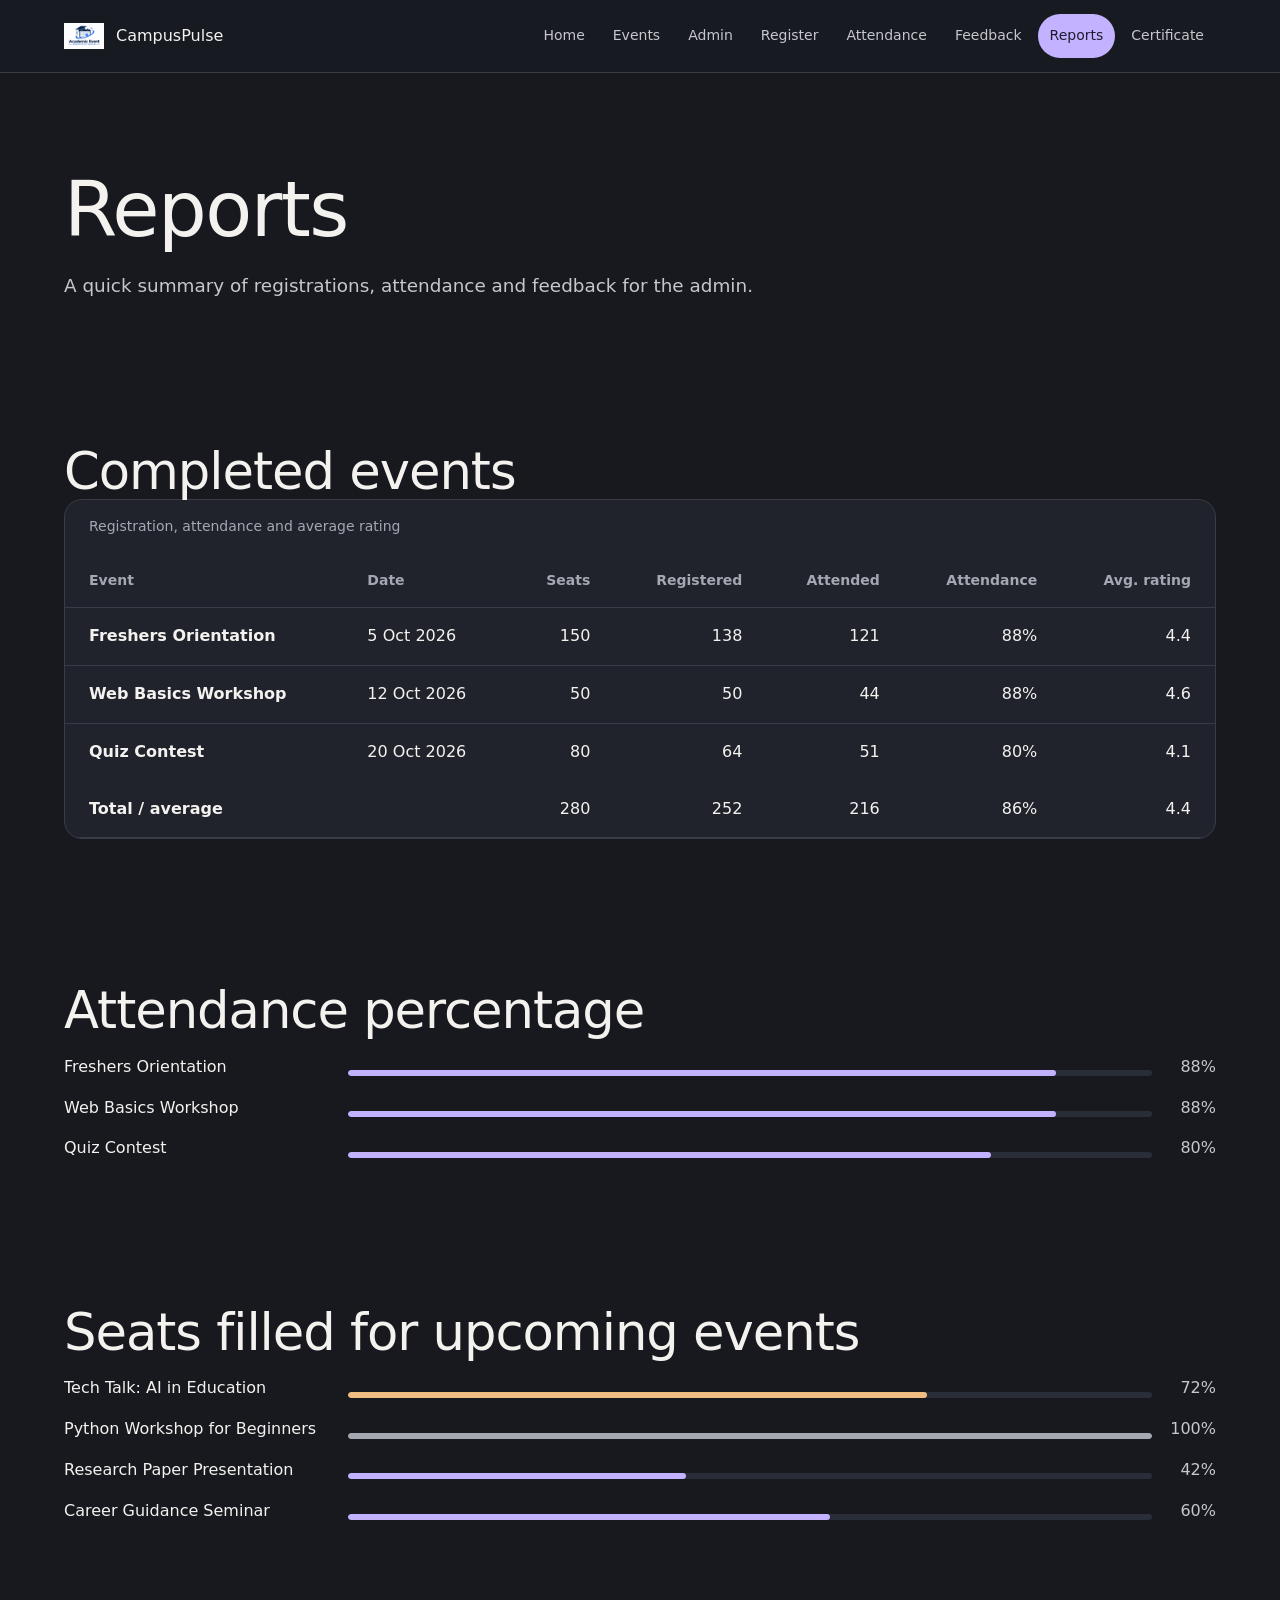
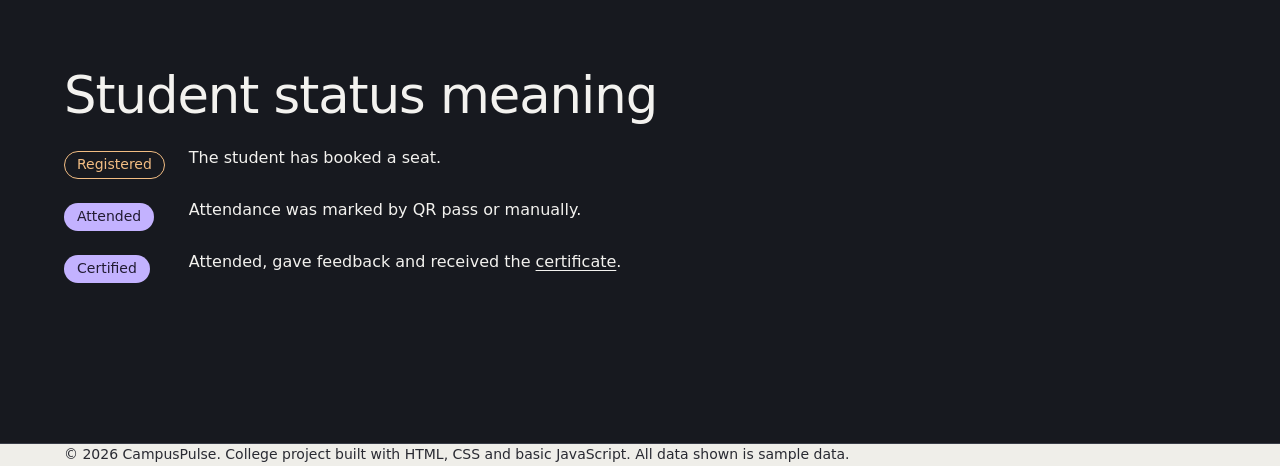
<file: reports.html>
﻿<!DOCTYPE html>
<html lang="en">
<head>
  <meta charset="UTF-8">
  <meta name="viewport" content="width=device-width, initial-scale=1.0">
  <title>Reports | CampusPulse</title>
  <meta name="description" content="View academic event registration reports.">
  <link rel="stylesheet" href="assets/css/style.css">
</head>
<body>
  <a class="skip-link" href="#main">Skip to main content</a>

  <header class="site-header">
    <div class="container header-inner">
      <a class="brand" href="index.html">
        <img src="assets/images/logoo.png" width="40" height="40" alt="Event system logo">
        <span>CampusPulse</span>
      </a>
      <nav aria-label="Main menu">
        <ul>
          <li><a href="index.html">Home</a></li>
          <li><a href="events.html">Events</a></li>
          <li><a href="admin.html">Admin</a></li>
          <li><a href="register.html">Register</a></li>
          <li><a href="attendance.html">Attendance</a></li>
          <li><a href="feedback.html">Feedback</a></li>
          <li><a href="reports.html" aria-current="page">Reports</a></li>
          <li><a href="certificate.html">Certificate</a></li>
        </ul>
      </nav>
    </div>
  </header>

  <main id="main" class="container">
    <h1>Reports</h1>
    <p class="lead">A quick summary of registrations, attendance and feedback for the admin.</p>

    <section aria-labelledby="done-title">
      <h2 id="done-title">Completed events</h2>
      <div class="table-wrap">
        <table>
          <caption>Registration, attendance and average rating</caption>
          <thead>
            <tr>
              <th scope="col">Event</th>
              <th scope="col">Date</th>
              <th scope="col" class="num">Seats</th>
              <th scope="col" class="num">Registered</th>
              <th scope="col" class="num">Attended</th>
              <th scope="col" class="num">Attendance</th>
              <th scope="col" class="num">Avg. rating</th>
            </tr>
          </thead>
          <tbody>
            <tr>
              <th scope="row">Freshers Orientation</th>
              <td>5 Oct 2026</td>
              <td class="num">150</td>
              <td class="num">138</td>
              <td class="num">121</td>
              <td class="num">88%</td>
              <td class="num">4.4</td>
            </tr>
            <tr>
              <th scope="row">Web Basics Workshop</th>
              <td>12 Oct 2026</td>
              <td class="num">50</td>
              <td class="num">50</td>
              <td class="num">44</td>
              <td class="num">88%</td>
              <td class="num">4.6</td>
            </tr>
            <tr>
              <th scope="row">Quiz Contest</th>
              <td>20 Oct 2026</td>
              <td class="num">80</td>
              <td class="num">64</td>
              <td class="num">51</td>
              <td class="num">80%</td>
              <td class="num">4.1</td>
            </tr>
          </tbody>
          <tfoot>
            <tr>
              <th scope="row" colspan="2">Total / average</th>
              <td class="num" id="t-seats">280</td>
              <td class="num" id="t-reg">252</td>
              <td class="num" id="t-att">216</td>
              <td class="num" id="t-pct">86%</td>
              <td class="num" id="t-rating">4.4</td>
            </tr>
          </tfoot>
        </table>
      </div>
    </section>

    <section aria-labelledby="att-title">
      <h2 id="att-title">Attendance percentage</h2>
        <div class="bar-row">
          <span class="bar-label">Freshers Orientation</span>
          <div class="bar" data-level="ok" role="img" aria-label="88 percent attendance"><span style="width:88%"></span></div>
          <span class="bar-value">88%</span>
        </div>
        <div class="bar-row">
          <span class="bar-label">Web Basics Workshop</span>
          <div class="bar" data-level="ok" role="img" aria-label="88 percent attendance"><span style="width:88%"></span></div>
          <span class="bar-value">88%</span>
        </div>
        <div class="bar-row">
          <span class="bar-label">Quiz Contest</span>
          <div class="bar" data-level="ok" role="img" aria-label="80 percent attendance"><span style="width:80%"></span></div>
          <span class="bar-value">80%</span>
        </div>
    </section>

    <section aria-labelledby="fill-title">
      <h2 id="fill-title">Seats filled for upcoming events</h2>
        <div class="bar-row">
          <span class="bar-label">Tech Talk: AI in Education</span>
          <div class="bar" data-level="fast" role="img" aria-label="72 percent of seats filled"><span style="width:72%"></span></div>
          <span class="bar-value">72%</span>
        </div>
        <div class="bar-row">
          <span class="bar-label">Python Workshop for Beginners</span>
          <div class="bar" data-level="full" role="img" aria-label="100 percent of seats filled"><span style="width:100%"></span></div>
          <span class="bar-value">100%</span>
        </div>
        <div class="bar-row">
          <span class="bar-label">Research Paper Presentation</span>
          <div class="bar" data-level="ok" role="img" aria-label="42 percent of seats filled"><span style="width:42%"></span></div>
          <span class="bar-value">42%</span>
        </div>
        <div class="bar-row">
          <span class="bar-label">Career Guidance Seminar</span>
          <div class="bar" data-level="ok" role="img" aria-label="60 percent of seats filled"><span style="width:60%"></span></div>
          <span class="bar-value">60%</span>
        </div>
    </section>

    <section aria-labelledby="status-title">
      <h2 id="status-title">Student status meaning</h2>
      <dl class="defs">
        <dt><span class="badge badge-registered">Registered</span></dt>
        <dd>The student has booked a seat.</dd>
        <dt><span class="badge badge-attended">Attended</span></dt>
        <dd>Attendance was marked by QR pass or manually.</dd>
        <dt><span class="badge badge-certified">Certified</span></dt>
        <dd>Attended, gave feedback and received the <a href="certificate.html">certificate</a>.</dd>
      </dl>
    </section>
  </main>

  <footer class="site-footer">
    <div class="container">
      <p>&copy; 2026 CampusPulse. College project built with HTML, CSS and basic JavaScript. All data shown is sample data.</p>
    </div>
  </footer>
  <script>
    // Unit IV: arrays store the numbers of the three completed events
    const seats    = [150, 50, 80];   // array of numbers
    const reg      = [138, 50, 64];
    const attended = [121, 44, 51];
    const ratings  = [4.4, 4.6, 4.1];

    const totalSeats = seats[0] + seats[1] + seats[2];
    const totalReg = reg[0] + reg[1] + reg[2];
    const totalAtt = attended[0] + attended[1] + attended[2];
    const attendancePct = Math.round((totalAtt / totalReg) * 100);
    const avgRating = (ratings[0] + ratings[1] + ratings[2]) / 3;

    document.getElementById("t-seats").textContent = totalSeats;
    document.getElementById("t-reg").textContent = totalReg;
    document.getElementById("t-att").textContent = totalAtt;
    document.getElementById("t-pct").textContent = attendancePct + "%";
    document.getElementById("t-rating").textContent = avgRating.toFixed(1);
  </script>
</body>
</html>
</file>
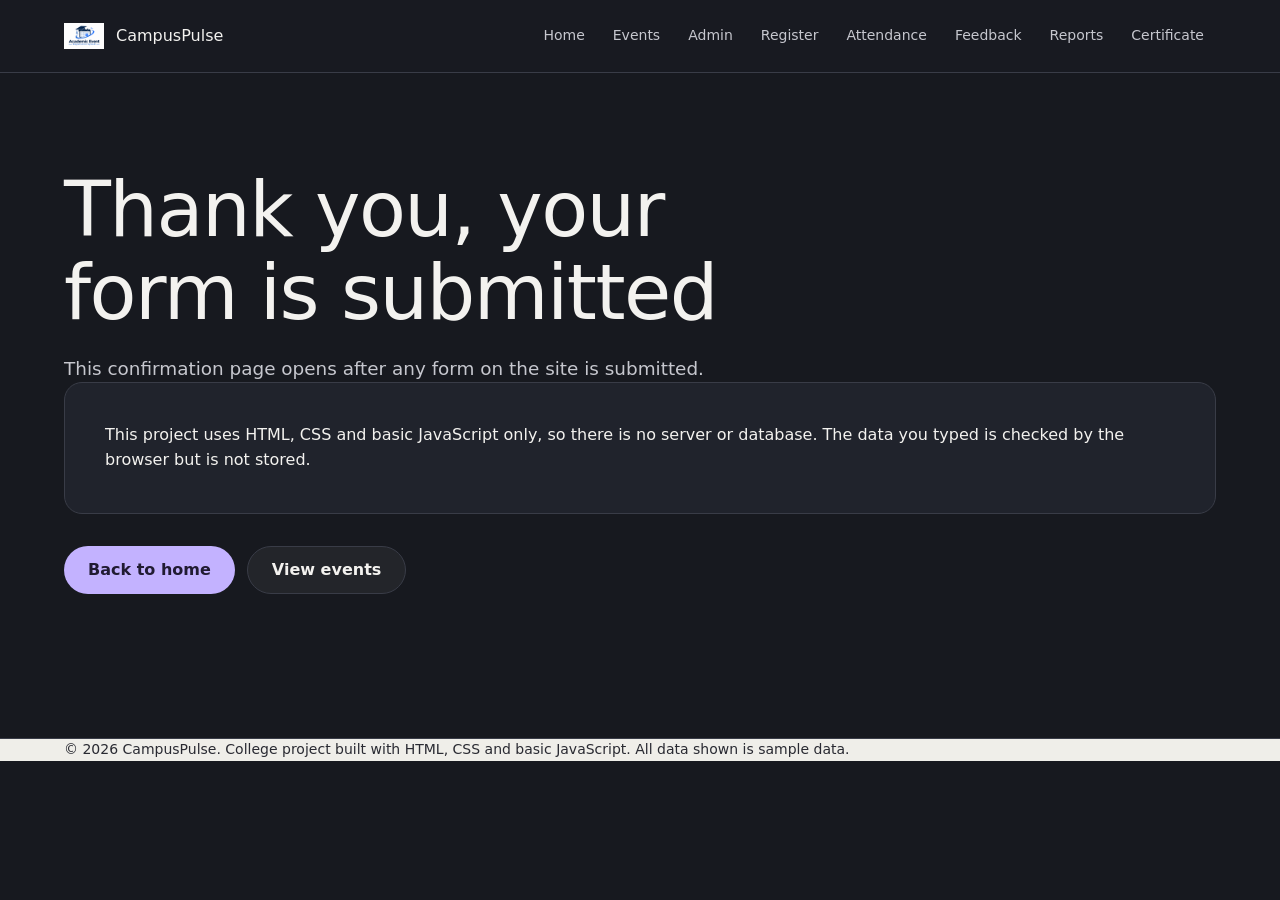
<file: thanks.html>
﻿<!DOCTYPE html>
<html lang="en">
<head>
  <meta charset="UTF-8">
  <meta name="viewport" content="width=device-width, initial-scale=1.0">
  <title>Submitted | CampusPulse</title>
  <meta name="description" content="Confirmation for an academic event registration action.">
  <link rel="stylesheet" href="assets/css/style.css">
</head>
<body>
  <a class="skip-link" href="#main">Skip to main content</a>

  <header class="site-header">
    <div class="container header-inner">
      <a class="brand" href="index.html">
        <img src="assets/images/logoo.png" width="40" height="40" alt="Event system logo">
        <span>CampusPulse</span>
      </a>
      <nav aria-label="Main menu">
        <ul>
          <li><a href="index.html">Home</a></li>
          <li><a href="events.html">Events</a></li>
          <li><a href="admin.html">Admin</a></li>
          <li><a href="register.html">Register</a></li>
          <li><a href="attendance.html">Attendance</a></li>
          <li><a href="feedback.html">Feedback</a></li>
          <li><a href="reports.html">Reports</a></li>
          <li><a href="certificate.html">Certificate</a></li>
        </ul>
      </nav>
    </div>
  </header>

  <main id="main" class="container">
    <h1>Thank you, your form is submitted</h1>
    <p class="lead">This confirmation page opens after any form on the site is submitted.</p>
    <p class="note">This project uses HTML, CSS and basic JavaScript only, so there is no server or database. The data you typed is checked by the browser but is not stored.</p>
    <p class="actions"><a class="btn" href="index.html">Back to home</a> <a class="btn btn-ghost" href="events.html">View events</a></p>
  </main>

  <footer class="site-footer">
    <div class="container">
      <p>&copy; 2026 CampusPulse. College project built with HTML, CSS and basic JavaScript. All data shown is sample data.</p>
    </div>
  </footer>
</body>
</html>
</file>
<file: assets/css/style.css>
/* Academic event site: colors, spacing and shared styles. */
:root {
  color-scheme: dark;
  --paper: #17191f; --surface: #20232c; --surface-light: #292d38;
  --ink: #f3f2ef; --soft-ink: #c6c7ce; --muted: #a5a7b1;
  --rule: #393c47; --accent: #c3b2ff; --accent-ink: #211b32;
  --warm: #f2bd83; --white: #fff; --container: 1440px;
  --gutter: 64px; --small: 8px; --medium: 16px; --large: 24px;
  --section-gap: 144px; --radius: 18px;
  --display: "Wix Madefor Display", system-ui, sans-serif;
  --body: "Wix Madefor Text", system-ui, sans-serif;
}
*, *::before, *::after { box-sizing: border-box; }
html { scroll-behavior: smooth; scroll-padding-top: 96px; background: var(--paper); }
body { margin: 0; overflow-x: clip; background: var(--paper); color: var(--ink); font: 16px/1.55 var(--body); -webkit-font-smoothing: antialiased; }
::selection { background: var(--accent); color: var(--accent-ink); }
:focus-visible { outline: 2px solid var(--accent); outline-offset: 3px; }
a { color: inherit; text-underline-offset: .16em; }
h1, h2, h3 { margin: 0; font-family: var(--display); font-weight: 500; letter-spacing: -.02em; line-height: 1.08; text-wrap: balance; }
h1 { font-size: clamp(2.5rem, 6vw, 5.25rem); }
h2 { font-size: clamp(1.8rem, 4vw, 3.25rem); }
h3 { font-size: 1.2rem; line-height: 1.2; }
p { margin: 0; text-wrap: pretty; }
img { display: block; max-width: 100%; height: auto; }
button, input, select, textarea { font: inherit; }
[hidden] { display: none !important; }
.container { width: 100%; max-width: var(--container); margin-inline: auto; padding-inline: var(--gutter); }
.visually-hidden { position: absolute; width: 1px; height: 1px; overflow: hidden; clip-path: inset(50%); white-space: nowrap; }
.skip-link { position: absolute; z-index: 500; top: -100px; left: 16px; padding: 12px 18px; border-radius: 99px; background: var(--accent); color: var(--accent-ink); }
.skip-link:focus { top: 16px; }
.site-header { position: sticky; top: 0; z-index: 300; border-bottom: 1px solid var(--rule); background: rgb(25 27 34 / 94%); backdrop-filter: blur(18px); }
.header-inner { min-height: 72px; display: flex; align-items: center; justify-content: space-between; gap: 24px; padding-block: 12px; }
.brand { display: flex; align-items: center; gap: 12px; min-width: 0; font: 500 1rem/1.2 var(--display); text-decoration: none; }
.brand img { width: 40px; height: 40px; object-fit: contain; }
.brand span { max-width: 17rem; }
nav ul { display: flex; align-items: center; gap: 4px; margin: 0; padding: 0; list-style: none; }
nav a { display: inline-flex; align-items: center; min-height: 44px; padding-inline: 12px; border-radius: 99px; color: var(--soft-ink); font-size: .875rem; text-decoration: none; white-space: nowrap; }
nav a:hover { background: var(--surface-light); color: var(--ink); }
nav a[aria-current="page"] { background: var(--accent); color: var(--accent-ink); }
main { min-height: 60vh; padding-block: 96px 144px; }
main > h1 + .lead { margin-top: 20px; }
.lead { max-width: 65ch; color: var(--soft-ink); font-size: 1.15rem; line-height: 1.5; }
section { margin-top: var(--section-gap); }
main > h1 + section { margin-top: 40px; }
.section-head { display: grid; grid-template-columns: 7fr 5fr; align-items: end; gap: 32px; margin-bottom: 48px; }
.section-head p { color: var(--soft-ink); }
.hero { position: relative; isolation: isolate; min-height: 620px; display: grid; grid-template-columns: 5fr 7fr; align-items: center; gap: 64px; overflow: hidden; padding: 64px; border: 1px solid var(--rule); border-radius: var(--radius); }
.hero-photo { position: absolute; z-index: -2; inset: 0; margin: 0; overflow: hidden; background: var(--surface); }
.hero-photo img { width: 100%; height: 100%; object-fit: cover; object-position: 50% 58%; filter: contrast(1.04) saturate(1.03); }
.hero::before { position: absolute; z-index: -1; inset: 0; content: ""; pointer-events: none; background: radial-gradient(ellipse 54% 62% at 18% 52%, rgb(241 238 231 / 78%), transparent 78%), linear-gradient(90deg, transparent 54%, #17191f 100%); }
.hero::after { position: absolute; z-index: -1; right: 0; bottom: 0; left: 0; height: 25%; content: ""; background: linear-gradient(transparent, var(--paper)); }
.hero-copy { color: #292a32; }
.hero h1 { max-width: 10ch; color: #292a32; line-height: .98; }
.hero .lead { max-width: 30ch; margin-top: 24px; color: #555663; }
.actions { display: flex; flex-wrap: wrap; gap: 12px; margin-top: 32px; }
.btn, .key { display: inline-flex; align-items: center; justify-content: center; min-height: 48px; padding: 0 24px; border: 0; border-radius: 99px; background: var(--accent); color: var(--accent-ink); font-weight: 600; text-decoration: none; white-space: nowrap; cursor: pointer; transition: background .2s, transform .12s; }
.btn:hover, .key:hover { transform: translateY(-1px); background: #d3c8ff; }
.btn:active, .key:active { transform: translateY(1px); }
.btn:disabled, .btn[disabled], button[disabled] { opacity: .55; cursor: not-allowed; transform: none; }
.btn-ghost, .key--quiet { border: 1px solid var(--rule); background: rgb(255 255 255 / 5%); color: var(--ink); }
.btn-danger { border: 1px solid var(--warm); background: transparent; color: var(--warm); }
.btn-small { min-height: 40px; padding-inline: 12px; font-size: .875rem; }
.event-stage { min-height: 440px; align-self: end; display: grid; grid-template-rows: auto 1fr; border: 1px solid rgb(255 255 255 / 12%); border-radius: var(--radius); background: rgb(31 33 41 / 84%); box-shadow: 0 1px 0 rgb(255 255 255 / 10%) inset, 0 40px 80px -32px rgb(0 0 0 / 70%); backdrop-filter: blur(22px) saturate(1.3); }
.event-stage-head { display: flex; justify-content: space-between; gap: 16px; padding: 16px 24px; border-bottom: 1px solid rgb(255 255 255 / 8%); color: var(--soft-ink); font-size: .875rem; }
.event-stage-head strong { color: var(--warm); }
.event-stage-body { display: grid; align-content: end; padding: 40px; }
.event-stage-body h2 { max-width: 14ch; font-size: clamp(2rem, 3.4vw, 3.25rem); }
.event-stage-body dl { display: grid; grid-template-columns: repeat(2, minmax(0, 1fr)); gap: 16px; margin: 24px 0 0; padding-top: 16px; border-top: 1px solid rgb(255 255 255 / 8%); }
.event-stage-body dt { color: var(--muted); font-size: .875rem; }
.event-stage-body dd { margin: 4px 0 0; font-weight: 600; }
.card-grid { display: grid; grid-template-columns: repeat(3, minmax(0, 1fr)); gap: 32px; }
.event-tools { display: grid; grid-template-columns: minmax(0, 1fr) minmax(15rem, 22rem); align-items: center; gap: 16px; margin-bottom: 16px; }
.event-filters { display: flex; flex-wrap: wrap; gap: 8px; }
.event-filter { min-height: 44px; padding-inline: 16px; border: 1px solid var(--rule); border-radius: 99px; background: var(--surface); color: var(--soft-ink); cursor: pointer; }
.event-filter:hover { border-color: var(--accent); color: var(--ink); }
.event-filter.is-selected { border-color: transparent; background: var(--accent); color: var(--accent-ink); }
.event-search { display: block; }
.event-search input { width: 100%; min-height: 44px; padding-inline: 16px; border: 1px solid var(--rule); border-radius: 10px; background: var(--surface); color: var(--ink); }
.event-results { min-height: 1.5em; margin-bottom: 12px; color: var(--muted); font-size: .875rem; }
.event-empty { margin-top: 16px; padding: 24px; border: 1px solid var(--rule); border-radius: 10px; color: var(--soft-ink); }
.card { min-width: 0; min-height: 360px; display: flex; flex-direction: column; padding: 24px; border: 1px solid var(--rule); border-radius: var(--radius); background: var(--surface); transition: transform .2s, box-shadow .2s, border-color .2s; }
.card:hover { transform: translateY(-4px); border-color: var(--accent); box-shadow: 0 24px 48px -28px #000; }
.card h3 { margin-top: 8px; }
.card p { margin-top: 12px; color: var(--soft-ink); }
.card .seats { margin-top: auto; padding-top: 24px; color: var(--ink); font-weight: 600; }
.card .btn, .card .key { align-self: flex-start; margin-top: 16px; }
.badge { display: inline-flex; align-items: center; align-self: flex-start; min-height: 28px; margin-top: 12px; padding-inline: 12px; border: 1px solid var(--rule); border-radius: 99px; background: var(--surface-light); color: var(--soft-ink); font-size: .875rem; white-space: nowrap; }
.badge-open, .badge-attended, .badge-certified { border-color: transparent; background: var(--accent); color: var(--accent-ink); }
.badge-few, .badge-registered { border-color: var(--warm); background: transparent; color: var(--warm); }
.badge-full { color: var(--muted); }
.bar { height: 6px; overflow: hidden; margin-top: 12px; border-radius: 99px; background: var(--surface-light); }
.bar span { display: block; height: 100%; border-radius: inherit; background: var(--accent); }
.bar[data-level="full"] span { background: var(--muted); }
.bar[data-level="fast"] span { background: var(--warm); }
.bar-row { display: grid; grid-template-columns: minmax(10rem, 1fr) minmax(8rem, 3fr) 3rem; align-items: center; gap: 16px; margin-top: 16px; }
.bar-label { min-width: 0; }
.bar-value { color: var(--soft-ink); text-align: right; font-variant-numeric: tabular-nums; }
.more { margin-top: 24px; text-align: right; }
.more a, .link-list a:hover { color: var(--accent); }
.steps { display: grid; grid-template-columns: repeat(5, minmax(0, 1fr)); margin: 0; padding: 0; border-top: 1px solid var(--rule); list-style: none; counter-reset: steps; }
.steps li { min-height: 220px; padding: 40px 16px 24px 0; border-right: 1px solid var(--rule); counter-increment: steps; }
.steps li + li { padding-left: 16px; }
.steps li:last-child { border-right: 0; }
.steps li::before { display: block; margin-bottom: 40px; color: var(--accent); content: counter(steps, decimal-leading-zero); font: 500 clamp(2.5rem, 4vw, 4rem)/1 var(--display); }
.steps h3 { margin-bottom: 8px; }
.steps p { color: var(--soft-ink); }
.link-list { display: grid; grid-template-columns: repeat(2, minmax(0, 1fr)); gap: 0 32px; margin: 0; padding: 0; border-top: 1px solid var(--rule); list-style: none; }
.link-list li { min-height: 72px; display: flex; align-items: center; border-bottom: 1px solid var(--rule); }
.link-list a { font-weight: 600; }
.site-footer { border-top: 1px solid var(--rule); background: #efeee9; color: #292a32; font-size: .875rem; }
.footer-inner { min-height: 260px; display: grid; grid-template-columns: 5fr 7fr; gap: 32px; align-items: start; padding-block: 64px; }
.footer-inner strong { display: block; max-width: 12ch; font: 500 clamp(2rem, 4vw, 3.25rem)/1.02 var(--display); }
.footer-links { display: grid; grid-template-columns: repeat(3, minmax(0, 1fr)); gap: 24px; }
.footer-links a { min-height: 44px; text-decoration: none; }
.footer-colophon, [data-credits] { grid-column: 1 / -1; color: #65656b; }
.panel, .note, .table-wrap, fieldset { border: 1px solid var(--rule); border-radius: var(--radius); background: var(--surface); color: var(--ink); }
.panel, .note { padding: 40px; }
.panel h2, .note h2 { margin-bottom: 24px; font-size: 1.2rem; }
.two-col, .two-col-wide { display: grid; grid-template-columns: minmax(0, 18rem) minmax(0, 1fr); gap: 32px; align-items: start; }
.two-col-wide { grid-template-columns: minmax(0, 1fr) minmax(0, 18rem); }
.form-grid { display: grid; grid-template-columns: repeat(2, minmax(0, 1fr)); gap: 24px; }
.field { min-width: 0; display: flex; flex-direction: column; gap: 8px; }
.field.wide { grid-column: 1 / -1; }
.wide { grid-column: 1 / -1; }
fieldset { min-width: 0; margin: 0; padding: 24px; }
fieldset.field { border: 0; padding: 0; }
legend, label { color: var(--ink); font-size: .875rem; font-weight: 600; }
label.required::after { color: var(--warm); content: " required"; font-weight: 400; }
input[type="text"], input[type="email"], input[type="tel"], input[type="number"], input[type="date"], input[type="time"], input[type="search"], select, textarea { width: 100%; min-height: 48px; padding: 0 16px; border: 1px solid var(--muted); border-radius: 10px; background: var(--surface-light); color: var(--ink); }
textarea { min-height: 8rem; padding-block: 12px; resize: vertical; }
input:focus-visible, select:focus-visible, textarea:focus-visible { border-color: var(--accent); }
input[type="radio"], input[type="checkbox"] { width: 18px; height: 18px; accent-color: var(--accent); }
.choices { display: flex; flex-wrap: wrap; gap: 12px 24px; }
.choices.stacked { flex-direction: column; margin-top: 24px; }
.stacked { flex-direction: column; }
.choice { display: flex; align-items: center; gap: 8px; }
.choice label { font-weight: 400; }
.table-wrap { overflow-x: auto; }
table { width: 100%; min-width: 34rem; border-collapse: collapse; }
caption { padding: 16px 24px; color: var(--muted); font-size: .875rem; text-align: left; }
th, td { padding: 16px 24px; border-bottom: 1px solid var(--rule); text-align: left; vertical-align: middle; }
thead th { color: var(--muted); font-size: .875rem; font-weight: 600; }
tbody tr:last-child th, tbody tr:last-child td { border-bottom: 0; }
tbody tr:hover { background: var(--surface-light); }
.num { text-align: right; font-variant-numeric: tabular-nums; }
.center { text-align: center; }
.mono, .reg-id { font-variant-numeric: tabular-nums; }
.meta, .small-text { color: var(--muted); font-size: .9rem; }
.required::after { color: var(--warm); }
.defs { display: grid; grid-template-columns: max-content minmax(0, 1fr); align-items: center; gap: 12px 24px; }
.defs dt, .defs dd { margin: 0; }
.note ul, .panel ul { margin: 16px 0 0; padding-left: 24px; }
.note li, .panel li { margin-bottom: 8px; }
.confirm { display: none; margin-top: 24px; padding: 24px; border: 1px solid var(--warm); border-radius: var(--radius); background: #efeee9; color: #292a32; }
.confirm:target { display: block; }
.qr-panel { max-width: 36rem; margin-inline: auto; text-align: center; }
.qr { width: 144px; height: 144px; margin: 24px auto; border: 10px solid #efeee9; background: repeating-conic-gradient(#17191f 0 25%, #efeee9 0 50%) 0 0 / 18px 18px; }
.qr { position: relative; }
.finder-bl { position: absolute; right: 0; bottom: 0; width: 36px; height: 36px; border: 6px solid #17191f; background: #efeee9; }
.certificate { margin-top: 48px; padding: 64px; border: 2px solid var(--warm); background: #f6f2e9; color: #292a32; text-align: center; }
.certificate > img { width: 64px; height: 64px; margin: 0 auto 20px; }
.cert-org { margin: 12px 0; color: #65656b; }
.cert-name { margin: 24px 0; font: 500 clamp(2.5rem, 5vw, 4rem) var(--display); }
.cert-event { margin: 20px 0; font: 500 1.5rem var(--display); }
.cert-no { margin-top: 32px; color: #65656b; font-size: .875rem; }
.cert-sign { display: grid; grid-template-columns: repeat(2, 1fr); gap: 32px; margin-top: 48px; }
.reminder { margin-top: 40px; padding: 16px 24px; border: 1px solid var(--warm); border-radius: var(--radius); background: #efeee9; color: #292a32; }
@media (max-width: 60rem) {
  :root { --gutter: 24px; --section-gap: 96px; }
  .header-inner { align-items: flex-start; flex-direction: column; }
  nav ul { flex-wrap: wrap; }
  .hero { min-height: 560px; gap: 32px; padding: 40px; }
  .card-grid { grid-template-columns: repeat(2, minmax(0, 1fr)); }
  .steps { grid-template-columns: repeat(3, minmax(0, 1fr)); }
  .two-col, .two-col-wide { grid-template-columns: minmax(0, 1fr); }
}
@media (max-width: 40rem) {
  :root { --gutter: 16px; --section-gap: 72px; }
  main { padding-block: 64px 96px; }
  .hero { grid-template-columns: minmax(0, 1fr); padding: 24px 16px; }
  .hero h1 { font-size: clamp(2.8rem, 14vw, 4.25rem); }
  .event-stage { min-height: 380px; }
  .event-tools, .card-grid, .link-list, .form-grid, .footer-inner, .footer-links, .cert-sign { grid-template-columns: minmax(0, 1fr); }
  .bar-row { grid-template-columns: minmax(0, 1fr) 3rem; }
  .bar-row .bar { grid-row: 2; grid-column: 1 / -1; }
  .section-head { display: block; }
  .section-head p { margin-top: 16px; }
  .event-filters { display: grid; grid-template-columns: repeat(2, minmax(0, 1fr)); }
  .event-filter { width: 100%; }
  .steps { grid-template-columns: minmax(0, 1fr); }
  .steps li, .steps li + li { min-height: 0; padding: 24px 0; border-right: 0; }
  .steps li::before { margin-bottom: 16px; }
  .certificate { padding: 40px 16px; }
  th, td { padding-inline: 8px; }
}
@media (prefers-reduced-motion: reduce) {
  html { scroll-behavior: auto; }
  *, *::before, *::after { transition-duration: .01ms !important; }
}
@media print {
  .site-header, .skip-link, .no-print { display: none; }
  body { background: #fff; }
}
</file>
